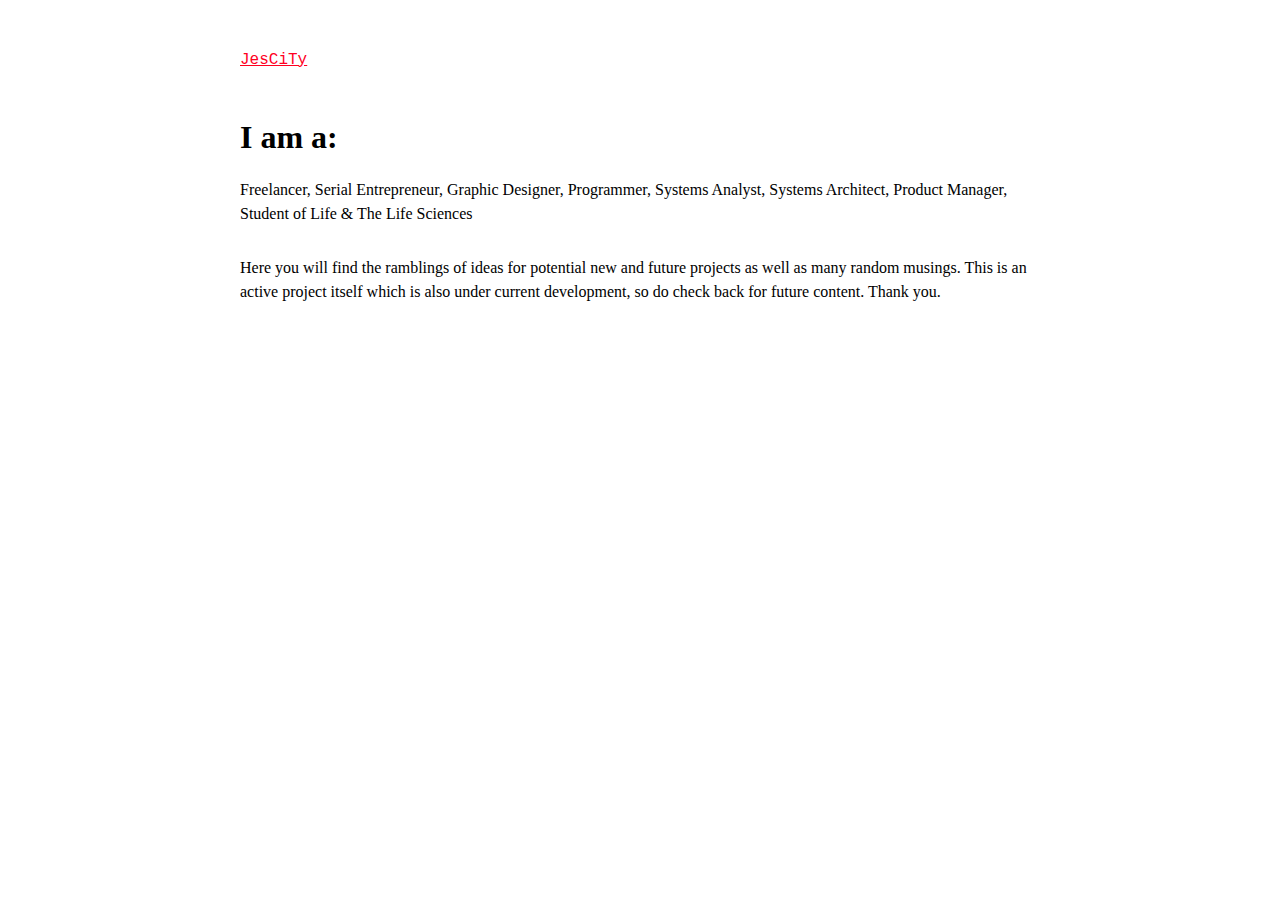
<file: about.html>
<!DOCTYPE html>
<html>
  <head>
    <meta charset="UTF-8" />
<meta name="viewport" content="width=device-width, initial-scale=1.0" />
<meta http-equiv="X-UA-Compatible" content="ie=edge" />
<link rel="stylesheet" href="/_assets/main.css" />
    <title>About me - JesCiTy</title>
  </head>
  <body>
    <div class="main">
      <nav class="navigation">
        <a href="/">JesCiTy</a>
      </nav>
      <div class="about"><h1 id="i-am-a">I am a:</h1>
<p>Freelancer, Serial Entrepreneur, Graphic Designer, Programmer, Systems Analyst, Systems Architect, Product Manager, Student of Life & The Life Sciences <!-- &amp; the Occult, Jesus Lover, Spiritualist, Tarot Reader, Prophet, Chosen One, One of the 144k. Lover of Love, Introvert, Thinker, Philosopher, Philanthropist, Empath, Healer, Herbalist, Tinkerer, Wanderer, Mentalist, Mathematician, Writer, Teacher, Guide, Earth Angel, Miracle Worker, &amp; Theosophical Universal Unitarian Daoist! --></p>
<p>Here you will find the ramblings of ideas for potential new and future projects as well as many random musings. This is an active project itself which is also under current development, so do check back for future content. Thank you.</p>
</div>
    </div>
  </body>
</html>
</file>
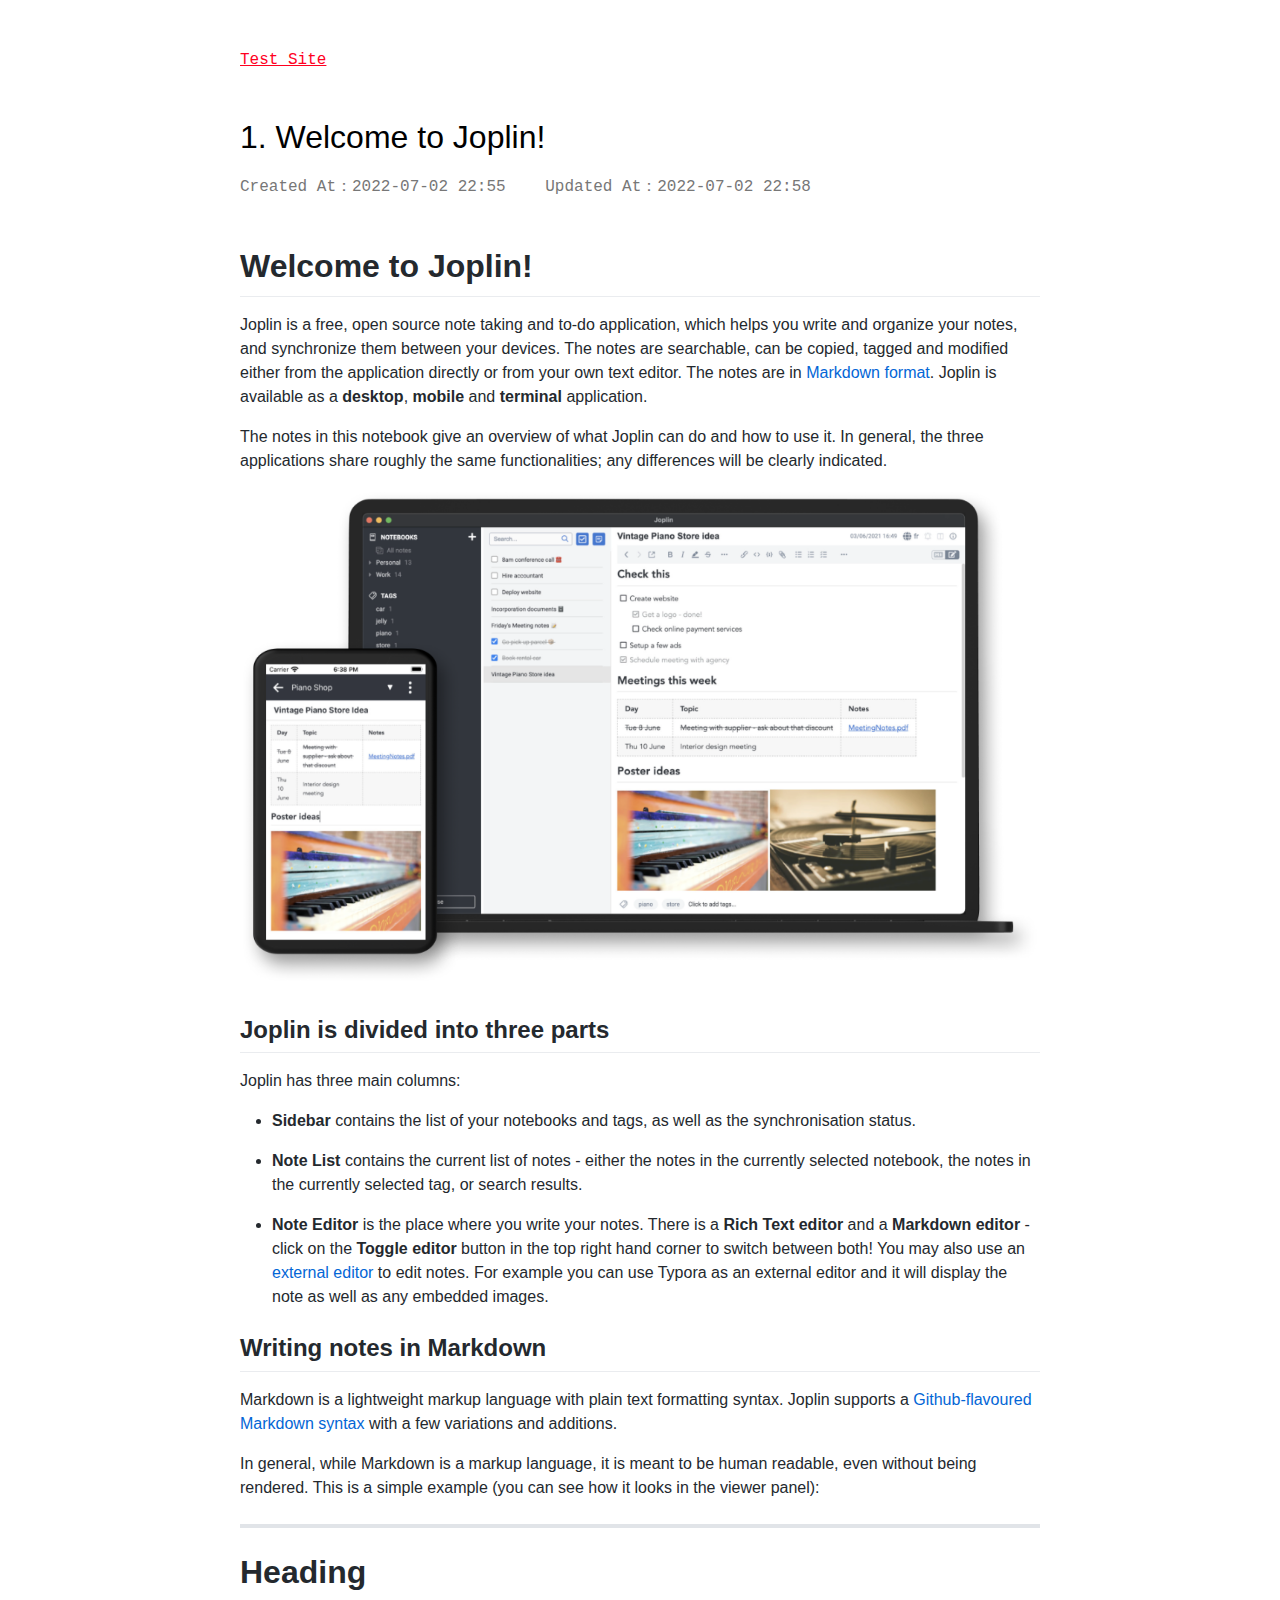
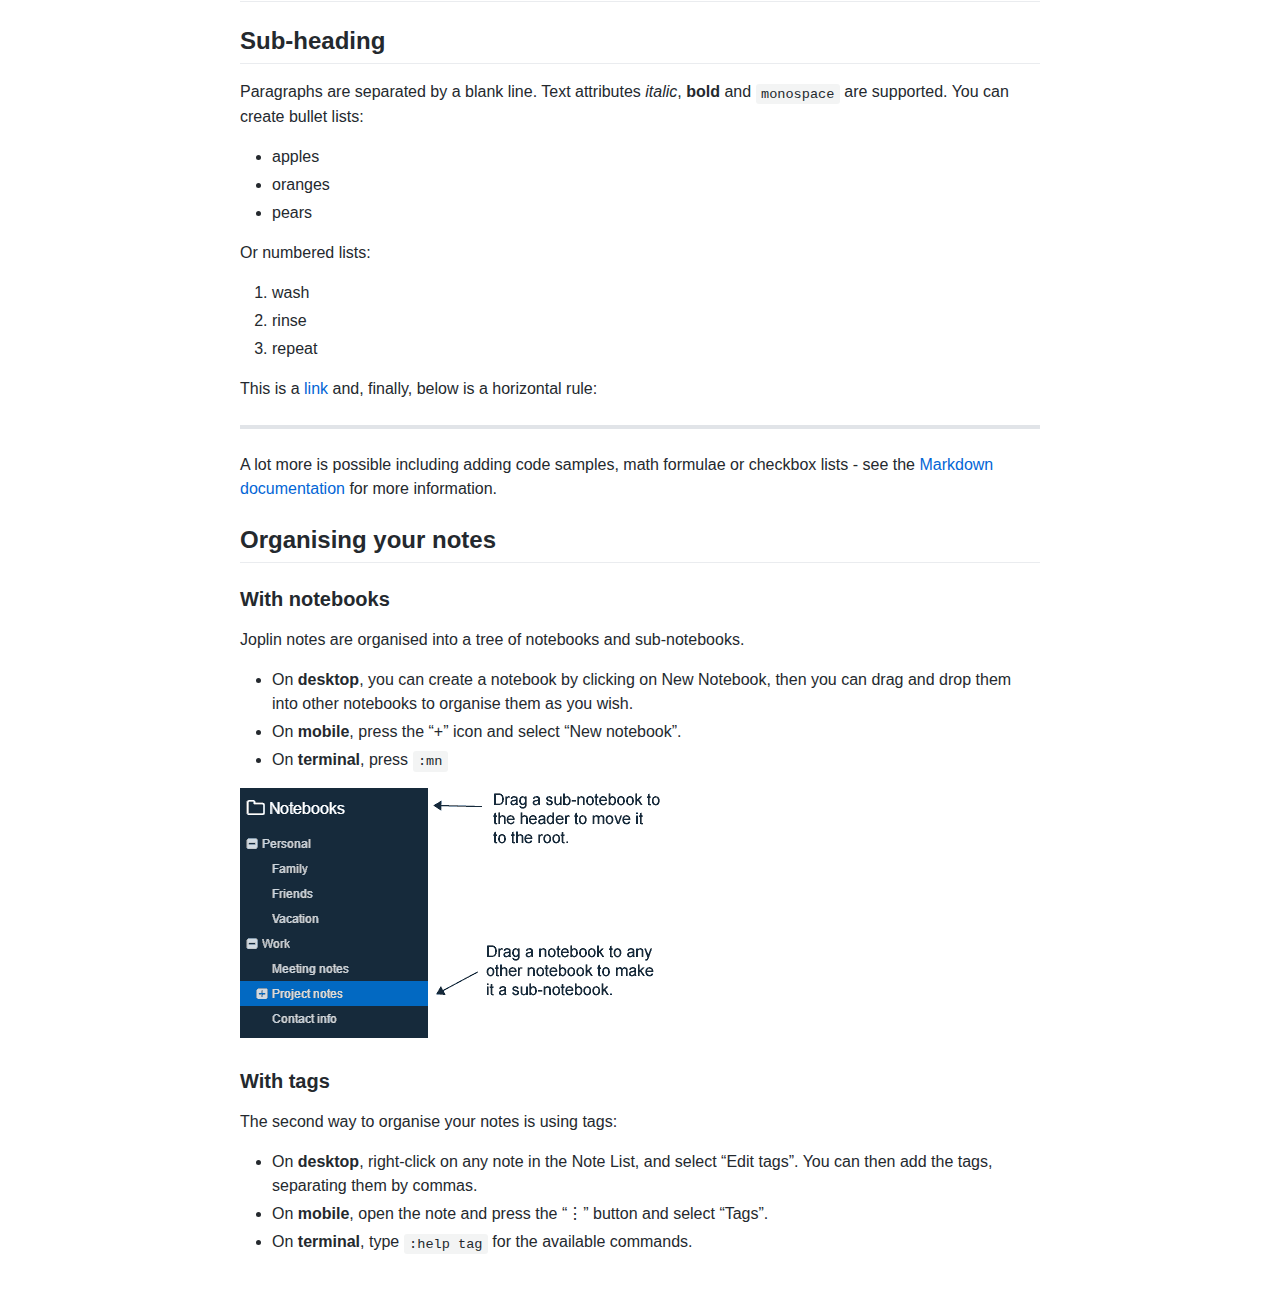
<file: article/1.-welcome-to-joplin!.html>
<!DOCTYPE html>
<html>
  <head>
    <meta charset="UTF-8" />
<meta name="viewport" content="width=device-width, initial-scale=1.0" />
<meta http-equiv="X-UA-Compatible" content="ie=edge" />
<link rel="stylesheet" href="/_assets/main.css" />

    <title>1. Welcome to Joplin! - Test Site</title>
  </head>
  <body>
    <div class="main">
      <nav class="navigation">
        <a href="/">Test Site</a>
      </nav>
      <article>
        <header>
          <h1 class="article-title">1. Welcome to Joplin!</h1>
          <div class="article-info">
            <div>
              <span
                >Created At：<time datetime="1656816950092"
                  >2022-07-02 22:55</time
                ></span
              >
              <span
                >Updated At：<time datetime="1656817086707"
                  >2022-07-02 22:58</time
                ></span
              >
            </div>
            
          </div>
        </header>
        <div class="article-content markdown-body"><h1 id="welcome-to-joplin">Welcome to Joplin!</h1>
<p>Joplin is a free, open source note taking and to-do application, which helps you write and organize your notes, and synchronize them between your devices. The notes are searchable, can be copied, tagged and modified either from the application directly or from your own text editor. The notes are in <a title="https://joplinapp.org/help/#markdown" href="https://joplinapp.org/help/#markdown">Markdown format</a>. Joplin is available as a <strong>desktop</strong>, <strong>mobile</strong> and <strong>terminal</strong> application.</p>
<p>The notes in this notebook give an overview of what Joplin can do and how to use it. In general, the three applications share roughly the same functionalities; any differences will be clearly indicated.</p>
<p><img src="/_resources/0f19d870be224a7d9ef2e63afeadb995.png" /></p>
<h2 id="joplin-is-divided-into-three-parts">Joplin is divided into three parts</h2>
<p>Joplin has three main columns:</p>
<ul>
<li>
<p><strong>Sidebar</strong> contains the list of your notebooks and tags, as well as the synchronisation status.</p>
</li>
<li>
<p><strong>Note List</strong> contains the current list of notes - either the notes in the currently selected notebook, the notes in the currently selected tag, or search results.</p>
</li>
<li>
<p><strong>Note Editor</strong> is the place where you write your notes. There is a <strong>Rich Text editor</strong> and a <strong>Markdown editor</strong> - click on the <strong>Toggle editor</strong> button in the top right hand corner to switch between both! You may also use an <a title="https://joplinapp.org/help/#external-text-editor" href="https://joplinapp.org/help/#external-text-editor">external editor</a> to edit notes. For example you can use Typora as an external editor and it will display the note as well as any embedded images.</p>
</li>
</ul>
<h2 id="writing-notes-in-markdown">Writing notes in Markdown</h2>
<p>Markdown is a lightweight markup language with plain text formatting syntax. Joplin supports a <a title="https://joplinapp.org/markdown/" href="https://joplinapp.org/markdown/">Github-flavoured Markdown syntax</a> with a few variations and additions.</p>
<p>In general, while Markdown is a markup language, it is meant to be human readable, even without being rendered. This is a simple example (you can see how it looks in the viewer panel):</p>
<hr />
<h1 id="heading">Heading</h1>
<h2 id="sub-heading">Sub-heading</h2>
<p>Paragraphs are separated by a blank line. Text attributes <em>italic</em>, <strong>bold</strong> and <code>monospace</code> are supported. You can create bullet lists:</p>
<ul>
<li>apples</li>
<li>oranges</li>
<li>pears</li>
</ul>
<p>Or numbered lists:</p>
<ol>
<li>wash</li>
<li>rinse</li>
<li>repeat</li>
</ol>
<p>This is a <a title="https://joplinapp.org" href="https://joplinapp.org">link</a> and, finally, below is a horizontal rule:</p>
<hr />
<p>A lot more is possible including adding code samples, math formulae or checkbox lists - see the <a title="https://joplinapp.org/help/#markdown" href="https://joplinapp.org/help/#markdown">Markdown documentation</a> for more information.</p>
<h2 id="organising-your-notes">Organising your notes</h2>
<h3 id="with-notebooks">With notebooks</h3>
<p>Joplin notes are organised into a tree of notebooks and sub-notebooks.</p>
<ul>
<li>On <strong>desktop</strong>, you can create a notebook by clicking on New Notebook, then you can drag and drop them into other notebooks to organise them as you wish.</li>
<li>On <strong>mobile</strong>, press the “+” icon and select “New notebook”.</li>
<li>On <strong>terminal</strong>, press <code>:mn</code></li>
</ul>
<p><img src="/_resources/e2a5400a72d74bffb6617ba63be4fd40.png" /></p>
<h3 id="with-tags">With tags</h3>
<p>The second way to organise your notes is using tags:</p>
<ul>
<li>On <strong>desktop</strong>, right-click on any note in the Note List, and select “Edit tags”. You can then add the tags, separating them by commas.</li>
<li>On <strong>mobile</strong>, open the note and press the “⋮” button and select “Tags”.</li>
<li>On <strong>terminal</strong>, type <code>:help tag</code> for the available commands.</li>
</ul>
</div>
      </article>
    </div>
  </body>
</html>
</file>
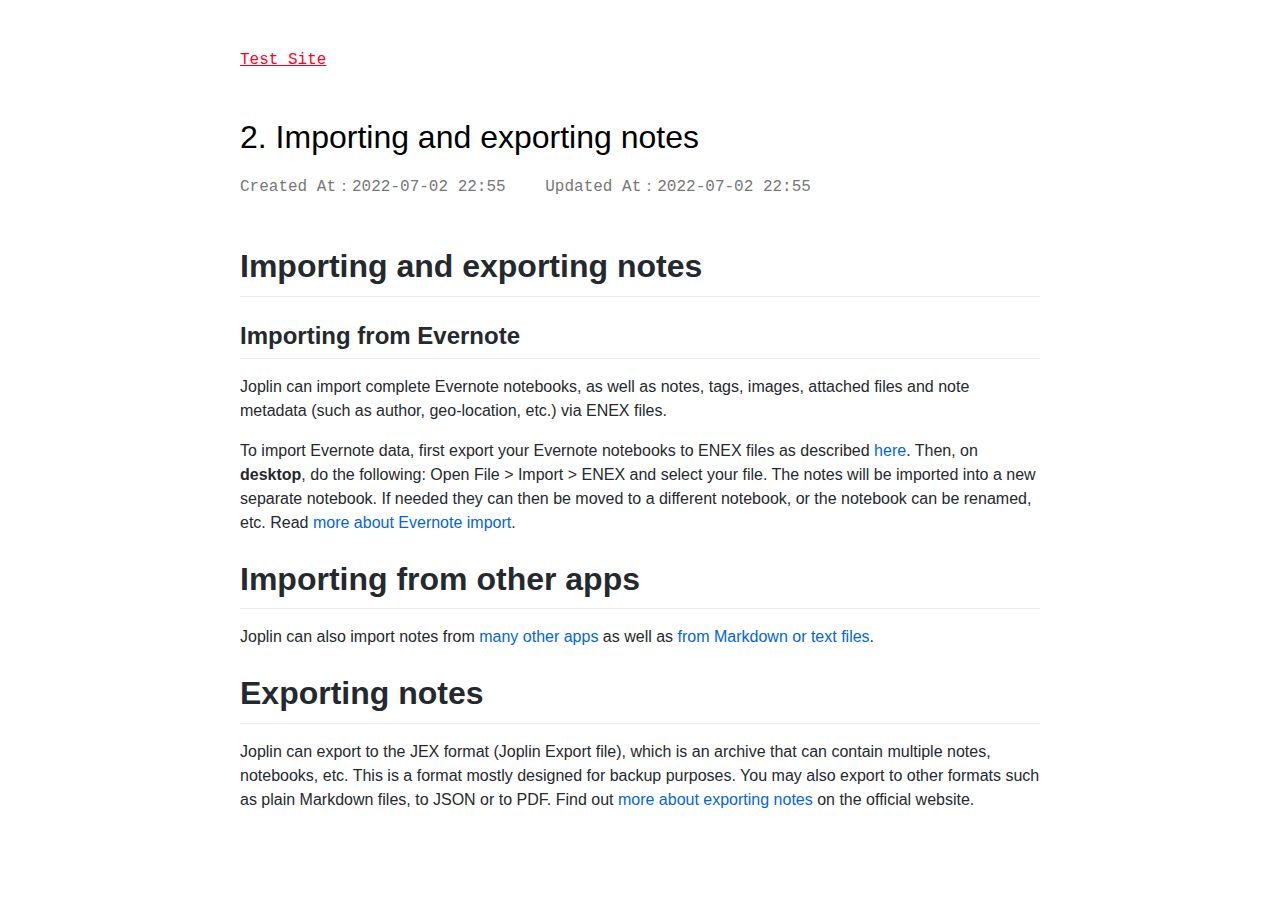
<file: article/2.-importing-and-exporting-notes.html>
<!DOCTYPE html>
<html>
  <head>
    <meta charset="UTF-8" />
<meta name="viewport" content="width=device-width, initial-scale=1.0" />
<meta http-equiv="X-UA-Compatible" content="ie=edge" />
<link rel="stylesheet" href="/_assets/main.css" />

    <title>2. Importing and exporting notes - Test Site</title>
  </head>
  <body>
    <div class="main">
      <nav class="navigation">
        <a href="/">Test Site</a>
      </nav>
      <article>
        <header>
          <h1 class="article-title">2. Importing and exporting notes</h1>
          <div class="article-info">
            <div>
              <span
                >Created At：<time datetime="1656816949701"
                  >2022-07-02 22:55</time
                ></span
              >
              <span
                >Updated At：<time datetime="1656816949701"
                  >2022-07-02 22:55</time
                ></span
              >
            </div>
            
          </div>
        </header>
        <div class="article-content markdown-body"><h1 id="importing-and-exporting-notes">Importing and exporting notes</h1>
<h2 id="importing-from-evernote">Importing from Evernote</h2>
<p>Joplin can import complete Evernote notebooks, as well as notes, tags, images, attached files and note metadata (such as author, geo-location, etc.) via ENEX files.</p>
<p>To import Evernote data, first export your Evernote notebooks to ENEX files as described <a title="https://help.evernote.com/hc/en-us/articles/209005557-How-to-back-up-export-and-restore-import-notes-and-notebooks" href="https://help.evernote.com/hc/en-us/articles/209005557-How-to-back-up-export-and-restore-import-notes-and-notebooks">here</a>. Then, on <strong>desktop</strong>, do the following: Open File &gt; Import &gt; ENEX and select your file. The notes will be imported into a new separate notebook. If needed they can then be moved to a different notebook, or the notebook can be renamed, etc. Read <a title="https://joplinapp.org/help/#importing-from-evernote" href="https://joplinapp.org/help/#importing-from-evernote">more about Evernote import</a>.</p>
<h1 id="importing-from-other-apps">Importing from other apps</h1>
<p>Joplin can also import notes from <a title="https://github.com/laurent22/joplin#importing-from-other-applications" href="https://github.com/laurent22/joplin#importing-from-other-applications">many other apps</a> as well as <a title="https://github.com/laurent22/joplin#importing-from-markdown-files" href="https://github.com/laurent22/joplin#importing-from-markdown-files">from Markdown or text files</a>.</p>
<h1 id="exporting-notes">Exporting notes</h1>
<p>Joplin can export to the JEX format (Joplin Export file), which is an archive that can contain multiple notes, notebooks, etc. This is a format mostly designed for backup purposes. You may also export to other formats such as plain Markdown files, to JSON or to PDF. Find out <a title="https://github.com/laurent22/joplin#exporting" href="https://github.com/laurent22/joplin#exporting">more about exporting notes</a> on the official website.</p>
</div>
      </article>
    </div>
  </body>
</html>
</file>
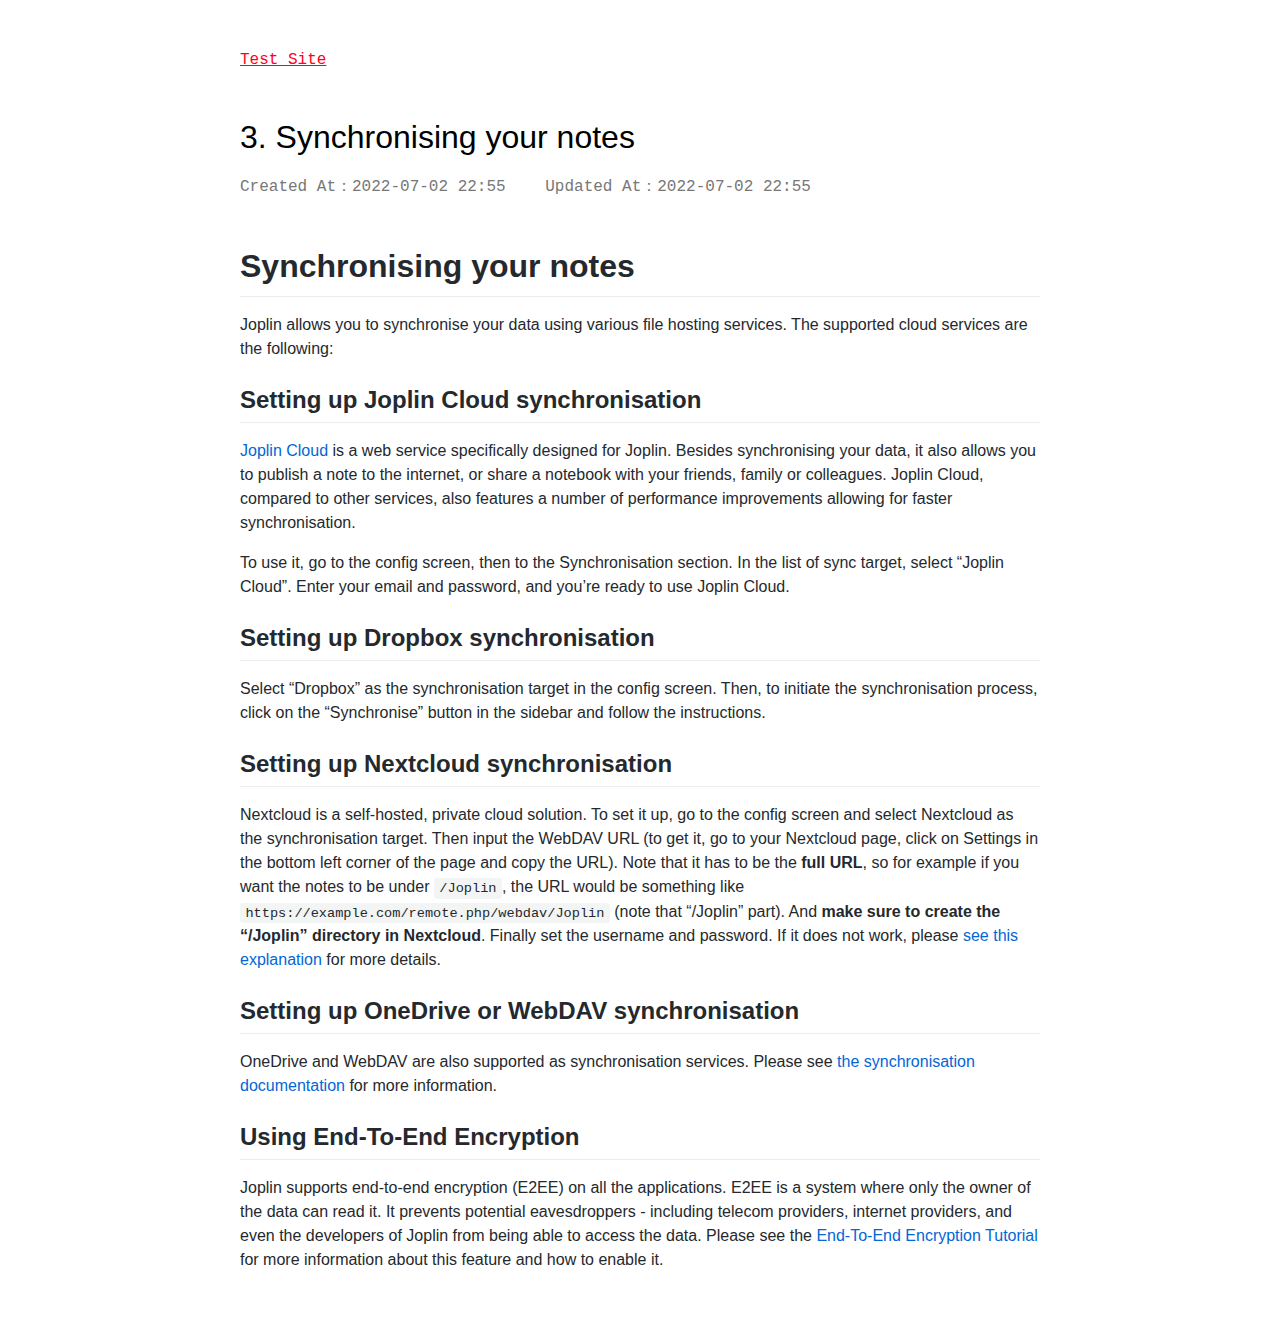
<file: article/3.-synchronising-your-notes.html>
<!DOCTYPE html>
<html>
  <head>
    <meta charset="UTF-8" />
<meta name="viewport" content="width=device-width, initial-scale=1.0" />
<meta http-equiv="X-UA-Compatible" content="ie=edge" />
<link rel="stylesheet" href="/_assets/main.css" />

    <title>3. Synchronising your notes - Test Site</title>
  </head>
  <body>
    <div class="main">
      <nav class="navigation">
        <a href="/">Test Site</a>
      </nav>
      <article>
        <header>
          <h1 class="article-title">3. Synchronising your notes</h1>
          <div class="article-info">
            <div>
              <span
                >Created At：<time datetime="1656816949631"
                  >2022-07-02 22:55</time
                ></span
              >
              <span
                >Updated At：<time datetime="1656816949631"
                  >2022-07-02 22:55</time
                ></span
              >
            </div>
            
          </div>
        </header>
        <div class="article-content markdown-body"><h1 id="synchronising-your-notes">Synchronising your notes</h1>
<p>Joplin allows you to synchronise your data using various file hosting services. The supported cloud services are the following:</p>
<h2 id="setting-up-joplin-cloud-synchronisation">Setting up Joplin Cloud synchronisation</h2>
<p><a title="https://joplinapp.org/plans/" href="https://joplinapp.org/plans/">Joplin Cloud</a> is a web service specifically designed for Joplin. Besides synchronising your data, it also allows you to publish a note to the internet, or share a notebook with your friends, family or colleagues. Joplin Cloud, compared to other services, also features a number of performance improvements allowing for faster synchronisation.</p>
<p>To use it, go to the config screen, then to the Synchronisation section. In the list of sync target, select “Joplin Cloud”. Enter your email and password, and you’re ready to use Joplin Cloud.</p>
<h2 id="setting-up-dropbox-synchronisation">Setting up Dropbox synchronisation</h2>
<p>Select “Dropbox” as the synchronisation target in the config screen. Then, to initiate the synchronisation process, click on the “Synchronise” button in the sidebar and follow the instructions.</p>
<h2 id="setting-up-nextcloud-synchronisation">Setting up Nextcloud synchronisation</h2>
<p>Nextcloud is a self-hosted, private cloud solution. To set it up, go to the config screen and select Nextcloud as the synchronisation target. Then input the WebDAV URL (to get it, go to your Nextcloud page, click on Settings in the bottom left corner of the page and copy the URL). Note that it has to be the <strong>full URL</strong>, so for example if you want the notes to be under <code>/Joplin</code>, the URL would be something like <code>https://example.com/remote.php/webdav/Joplin</code> (note that “/Joplin” part). And <strong>make sure to create the “/Joplin” directory in Nextcloud</strong>. Finally set the username and password. If it does not work, please <a title="https://github.com/laurent22/joplin/issues/61#issuecomment-373282608" href="https://github.com/laurent22/joplin/issues/61#issuecomment-373282608">see this explanation</a> for more details.</p>
<h2 id="setting-up-onedrive-or-webdav-synchronisation">Setting up OneDrive or WebDAV synchronisation</h2>
<p>OneDrive and WebDAV are also supported as synchronisation services. Please see <a title="https://github.com/laurent22/joplin#synchronisation" href="https://github.com/laurent22/joplin#synchronisation">the synchronisation documentation</a> for more information.</p>
<h2 id="using-end-to-end-encryption">Using End-To-End Encryption</h2>
<p>Joplin supports end-to-end encryption (E2EE) on all the applications. E2EE is a system where only the owner of the data can read it. It prevents potential eavesdroppers - including telecom providers, internet providers, and even the developers of Joplin from being able to access the data. Please see the <a title="https://joplinapp.org/e2ee/" href="https://joplinapp.org/e2ee/">End-To-End Encryption Tutorial</a> for more information about this feature and how to enable it.</p>
</div>
      </article>
    </div>
  </body>
</html>
</file>
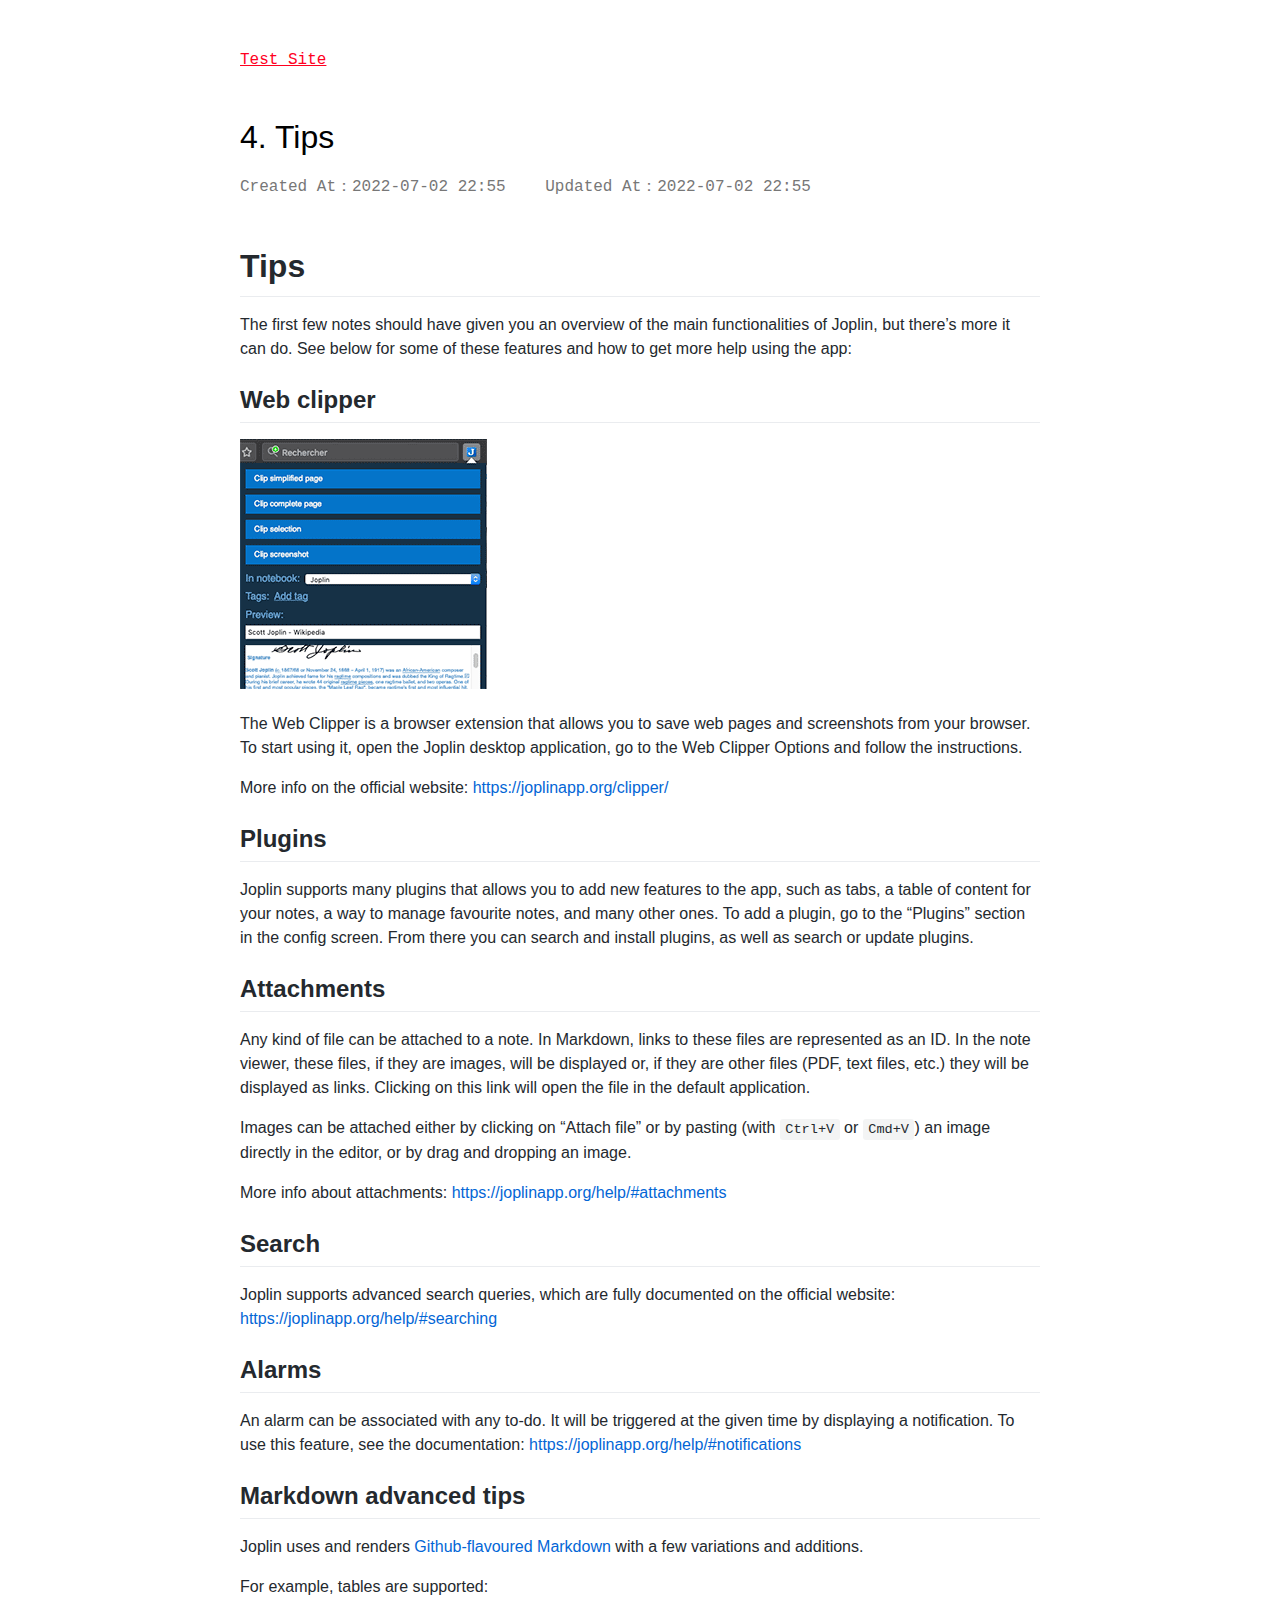
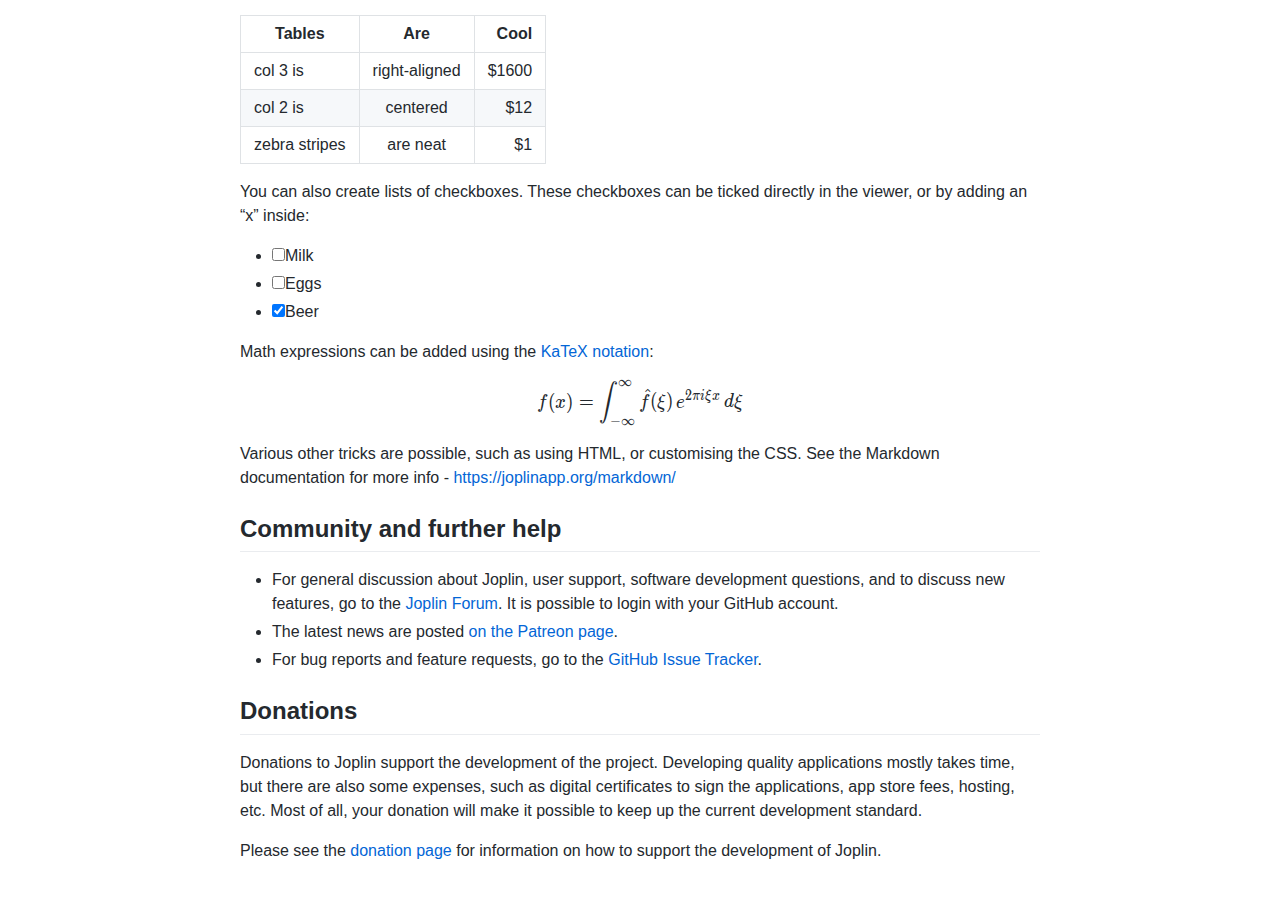
<file: article/4.-tips.html>
<!DOCTYPE html>
<html>
  <head>
    <meta charset="UTF-8" />
<meta name="viewport" content="width=device-width, initial-scale=1.0" />
<meta http-equiv="X-UA-Compatible" content="ie=edge" />
<link rel="stylesheet" href="/_assets/main.css" />

    <title>4. Tips - Test Site</title>
  <link rel="stylesheet" href="/_markdown_plugin_assets/katex/katex.css" /></head>
  <body>
    <div class="main">
      <nav class="navigation">
        <a href="/">Test Site</a>
      </nav>
      <article>
        <header>
          <h1 class="article-title">4. Tips</h1>
          <div class="article-info">
            <div>
              <span
                >Created At：<time datetime="1656816949585"
                  >2022-07-02 22:55</time
                ></span
              >
              <span
                >Updated At：<time datetime="1656816949585"
                  >2022-07-02 22:55</time
                ></span
              >
            </div>
            
          </div>
        </header>
        <div class="article-content markdown-body"><h1 id="tips">Tips</h1>
<p>The first few notes should have given you an overview of the main functionalities of Joplin, but there’s more it can do. See below for some of these features and how to get more help using the app:</p>
<h2 id="web-clipper">Web clipper</h2>
<p><img src="/_resources/29400acc1e994a26bf579d09603438a7.png" /></p>
<p>The Web Clipper is a browser extension that allows you to save web pages and screenshots from your browser. To start using it, open the Joplin desktop application, go to the Web Clipper Options and follow the instructions.</p>
<p>More info on the official website: <a title="https://joplinapp.org/clipper/" href="https://joplinapp.org/clipper/">https://joplinapp.org/clipper/</a></p>
<h2 id="plugins">Plugins</h2>
<p>Joplin supports many plugins that allows you to add new features to the app, such as tabs, a table of content for your notes, a way to manage favourite notes, and many other ones. To add a plugin, go to the “Plugins” section in the config screen. From there you can search and install plugins, as well as search or update plugins.</p>
<h2 id="attachments">Attachments</h2>
<p>Any kind of file can be attached to a note. In Markdown, links to these files are represented as an ID. In the note viewer, these files, if they are images, will be displayed or, if they are other files (PDF, text files, etc.) they will be displayed as links. Clicking on this link will open the file in the default application.</p>
<p>Images can be attached either by clicking on “Attach file” or by pasting (with <code>Ctrl+V</code> or <code>Cmd+V</code>) an image directly in the editor, or by drag and dropping an image.</p>
<p>More info about attachments: <a title="https://joplinapp.org/help/#attachments" href="https://joplinapp.org/help/#attachments">https://joplinapp.org/help/#attachments</a></p>
<h2 id="search">Search</h2>
<p>Joplin supports advanced search queries, which are fully documented on the official website: <a title="https://joplinapp.org/help/#searching" href="https://joplinapp.org/help/#searching">https://joplinapp.org/help/#searching</a></p>
<h2 id="alarms">Alarms</h2>
<p>An alarm can be associated with any to-do. It will be triggered at the given time by displaying a notification. To use this feature, see the documentation: <a title="https://joplinapp.org/help/#notifications" href="https://joplinapp.org/help/#notifications">https://joplinapp.org/help/#notifications</a></p>
<h2 id="markdown-advanced-tips">Markdown advanced tips</h2>
<p>Joplin uses and renders <a title="https://joplinapp.org/markdown/" href="https://joplinapp.org/markdown/">Github-flavoured Markdown</a> with a few variations and additions.</p>
<p>For example, tables are supported:</p>
<table>
<thead>
<tr>
<th>Tables</th>
<th style="text-align:center">Are</th>
<th style="text-align:right">Cool</th>
</tr>
</thead>
<tbody>
<tr>
<td>col 3 is</td>
<td style="text-align:center">right-aligned</td>
<td style="text-align:right">$1600</td>
</tr>
<tr>
<td>col 2 is</td>
<td style="text-align:center">centered</td>
<td style="text-align:right">$12</td>
</tr>
<tr>
<td>zebra stripes</td>
<td style="text-align:center">are neat</td>
<td style="text-align:right">$1</td>
</tr>
</tbody>
</table>
<p>You can also create lists of checkboxes. These checkboxes can be ticked directly in the viewer, or by adding an “x” inside:</p>
<ul>
<li class="md-checkbox joplin-checkbox"><div class="checkbox-wrapper"><input type="checkbox" id="md-checkbox-0" /><label id="cb-label-md-checkbox-0" for="md-checkbox-0" class="checkbox-label-unchecked">Milk</label></div></li>
<li class="md-checkbox joplin-checkbox"><div class="checkbox-wrapper"><input type="checkbox" id="md-checkbox-1" /><label id="cb-label-md-checkbox-1" for="md-checkbox-1" class="checkbox-label-unchecked">Eggs</label></div></li>
<li class="md-checkbox joplin-checkbox"><div class="checkbox-wrapper"><input type="checkbox" id="md-checkbox-2" checked="checked" /><label id="cb-label-md-checkbox-2" for="md-checkbox-2" class="checkbox-label-checked">Beer</label></div></li>
</ul>
<p>Math expressions can be added using the <a title="https://khan.github.io/KaTeX/" href="https://khan.github.io/KaTeX/">KaTeX notation</a>:</p>
<div><span class="katex-display"><span class="katex"><span class="katex-mathml"><math xmlns="http://www.w3.org/1998/Math/MathML" display="block"><semantics><mrow><mi>f</mi><mo stretchy="false">(</mo><mi>x</mi><mo stretchy="false">)</mo><mo>=</mo><msubsup><mo>∫</mo><mrow><mo>−</mo><mi mathvariant="normal">∞</mi></mrow><mi mathvariant="normal">∞</mi></msubsup><mover accent="true"><mi>f</mi><mo>^</mo></mover><mo stretchy="false">(</mo><mi>ξ</mi><mo stretchy="false">)</mo><mtext> </mtext><msup><mi>e</mi><mrow><mn>2</mn><mi>π</mi><mi>i</mi><mi>ξ</mi><mi>x</mi></mrow></msup><mtext> </mtext><mi>d</mi><mi>ξ</mi></mrow><annotation encoding="application/x-tex">f(x) = \int_{-\infty}^\infty
    \hat f(\xi)\,e^{2 \pi i \xi x}
    \,d\xi
</annotation></semantics></math></span><span class="katex-html" aria-hidden="true"><span class="base"><span class="strut" style="height:1em;vertical-align:-0.25em"></span><span class="mord mathnormal" style="margin-right:0.10764em">f</span><span class="mopen">(</span><span class="mord mathnormal">x</span><span class="mclose">)</span><span class="mspace" style="margin-right:0.2777777777777778em"></span><span class="mrel">=</span><span class="mspace" style="margin-right:0.2777777777777778em"></span></span><span class="base"><span class="strut" style="height:2.384573em;vertical-align:-0.970281em"></span><span class="mop"><span class="mop op-symbol large-op" style="margin-right:0.44445em;position:relative;top:-0.0011249999999999316em">∫</span><span class="msupsub"><span class="vlist-t vlist-t2"><span class="vlist-r"><span class="vlist" style="height:1.414292em"><span style="top:-1.7880500000000001em;margin-left:-0.44445em;margin-right:0.05em"><span class="pstrut" style="height:2.7em"></span><span class="sizing reset-size6 size3 mtight"><span class="mord mtight"><span class="mord mtight">−</span><span class="mord mtight">∞</span></span></span></span><span style="top:-3.8129000000000004em;margin-right:0.05em"><span class="pstrut" style="height:2.7em"></span><span class="sizing reset-size6 size3 mtight"><span class="mord mtight">∞</span></span></span></span><span class="vlist-s">​</span></span><span class="vlist-r"><span class="vlist" style="height:0.970281em"><span></span></span></span></span></span></span><span class="mspace" style="margin-right:0.16666666666666666em"></span><span class="mord accent"><span class="vlist-t vlist-t2"><span class="vlist-r"><span class="vlist" style="height:0.9578799999999998em"><span style="top:-3em"><span class="pstrut" style="height:3em"></span><span class="mord mathnormal" style="margin-right:0.10764em">f</span></span><span style="top:-3.26344em"><span class="pstrut" style="height:3em"></span><span class="accent-body" style="left:-0.08332999999999999em"><span class="mord">^</span></span></span></span><span class="vlist-s">​</span></span><span class="vlist-r"><span class="vlist" style="height:0.19444em"><span></span></span></span></span></span><span class="mopen">(</span><span class="mord mathnormal" style="margin-right:0.04601em">ξ</span><span class="mclose">)</span><span class="mspace" style="margin-right:0.16666666666666666em"></span><span class="mord"><span class="mord mathnormal">e</span><span class="msupsub"><span class="vlist-t"><span class="vlist-r"><span class="vlist" style="height:0.8991079999999999em"><span style="top:-3.1130000000000004em;margin-right:0.05em"><span class="pstrut" style="height:2.7em"></span><span class="sizing reset-size6 size3 mtight"><span class="mord mtight"><span class="mord mtight">2</span><span class="mord mathnormal mtight">πi</span><span class="mord mathnormal mtight" style="margin-right:0.04601em">ξ</span><span class="mord mathnormal mtight">x</span></span></span></span></span></span></span></span></span><span class="mspace" style="margin-right:0.16666666666666666em"></span><span class="mord mathnormal">d</span><span class="mord mathnormal" style="margin-right:0.04601em">ξ</span></span></span></span></span></div>
<p>Various other tricks are possible, such as using HTML, or customising the CSS. See the Markdown documentation for more info - <a title="https://joplinapp.org/markdown/" href="https://joplinapp.org/markdown/">https://joplinapp.org/markdown/</a></p>
<h2 id="community-and-further-help">Community and further help</h2>
<ul>
<li>For general discussion about Joplin, user support, software development questions, and to discuss new features, go to the <a title="https://discourse.joplinapp.org/" href="https://discourse.joplinapp.org/">Joplin Forum</a>. It is possible to login with your GitHub account.</li>
<li>The latest news are posted <a title="https://www.patreon.com/joplin" href="https://www.patreon.com/joplin">on the Patreon page</a>.</li>
<li>For bug reports and feature requests, go to the <a title="https://github.com/laurent22/joplin/issues" href="https://github.com/laurent22/joplin/issues">GitHub Issue Tracker</a>.</li>
</ul>
<h2 id="donations">Donations</h2>
<p>Donations to Joplin support the development of the project. Developing quality applications mostly takes time, but there are also some expenses, such as digital certificates to sign the applications, app store fees, hosting, etc. Most of all, your donation will make it possible to keep up the current development standard.</p>
<p>Please see the <a title="https://joplinapp.org/donate/" href="https://joplinapp.org/donate/">donation page</a> for information on how to support the development of Joplin.</p>
</div>
      </article>
    </div>
  </body>
</html>
</file>
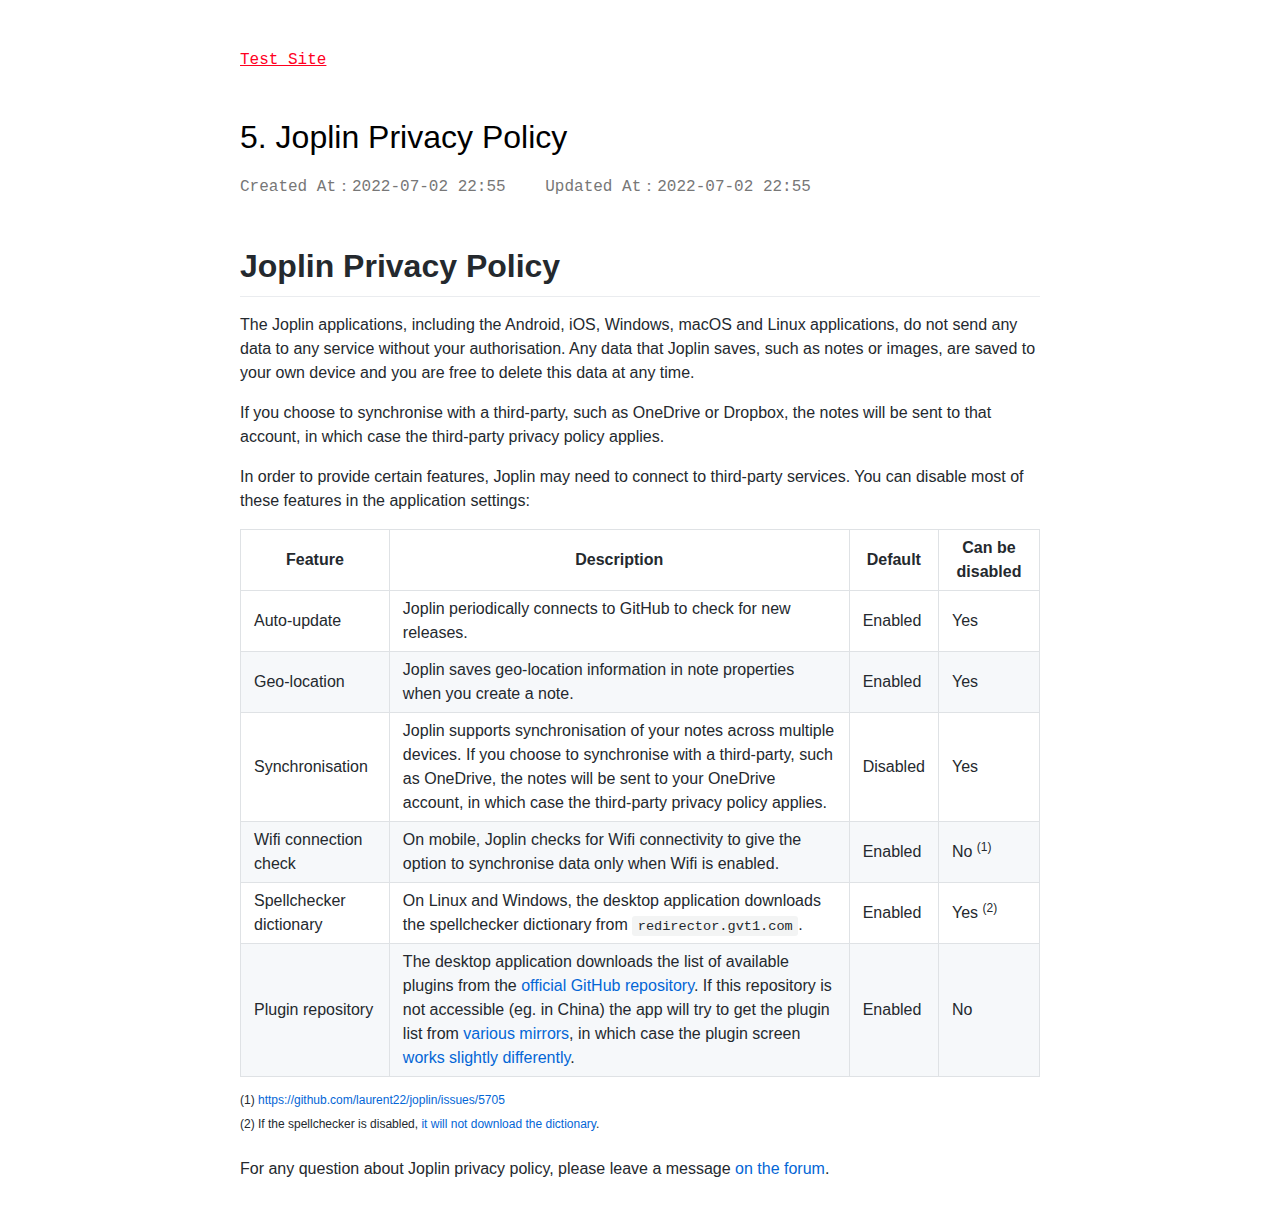
<file: article/5.-joplin-privacy-policy.html>
<!DOCTYPE html>
<html>
  <head>
    <meta charset="UTF-8" />
<meta name="viewport" content="width=device-width, initial-scale=1.0" />
<meta http-equiv="X-UA-Compatible" content="ie=edge" />
<link rel="stylesheet" href="/_assets/main.css" />

    <title>5. Joplin Privacy Policy - Test Site</title>
  </head>
  <body>
    <div class="main">
      <nav class="navigation">
        <a href="/">Test Site</a>
      </nav>
      <article>
        <header>
          <h1 class="article-title">5. Joplin Privacy Policy</h1>
          <div class="article-info">
            <div>
              <span
                >Created At：<time datetime="1656816948479"
                  >2022-07-02 22:55</time
                ></span
              >
              <span
                >Updated At：<time datetime="1656816948479"
                  >2022-07-02 22:55</time
                ></span
              >
            </div>
            
          </div>
        </header>
        <div class="article-content markdown-body"><h1 id="joplin-privacy-policy">Joplin Privacy Policy</h1>
<p>The Joplin applications, including the Android, iOS, Windows, macOS and Linux applications, do not send any data to any service without your authorisation. Any data that Joplin saves, such as notes or images, are saved to your own device and you are free to delete this data at any time.</p>
<p>If you choose to synchronise with a third-party, such as OneDrive or Dropbox, the notes will be sent to that account, in which case the third-party privacy policy applies.</p>
<p>In order to provide certain features, Joplin may need to connect to third-party services. You can disable most of these features in the application settings:</p>
<table>
<thead>
<tr>
<th>Feature</th>
<th>Description</th>
<th>Default</th>
<th>Can be disabled</th>
</tr>
</thead>
<tbody>
<tr>
<td>Auto-update</td>
<td>Joplin periodically connects to GitHub to check for new releases.</td>
<td>Enabled</td>
<td>Yes</td>
</tr>
<tr>
<td>Geo-location</td>
<td>Joplin saves geo-location information in note properties when you create a note.</td>
<td>Enabled</td>
<td>Yes</td>
</tr>
<tr>
<td>Synchronisation</td>
<td>Joplin supports synchronisation of your notes across multiple devices. If you choose to synchronise with a third-party, such as OneDrive, the notes will be sent to your OneDrive account, in which case the third-party privacy policy applies.</td>
<td>Disabled</td>
<td>Yes</td>
</tr>
<tr>
<td>Wifi connection check</td>
<td>On mobile, Joplin checks for Wifi connectivity to give the option to synchronise data only when Wifi is enabled.</td>
<td>Enabled</td>
<td>No <sup class="jop-noMdConv">(1)</sup></td>
</tr>
<tr>
<td>Spellchecker dictionary</td>
<td>On Linux and Windows, the desktop application downloads the spellchecker dictionary from <code>redirector.gvt1.com</code>.</td>
<td>Enabled</td>
<td>Yes <sup class="jop-noMdConv">(2)</sup></td>
</tr>
<tr>
<td>Plugin repository</td>
<td>The desktop application downloads the list of available plugins from the <a title="https://github.com/joplin/plugins" href="https://github.com/joplin/plugins">official GitHub repository</a>. If this repository is not accessible (eg. in China) the app will try to get the plugin list from <a title="https://github.com/laurent22/joplin/blob/8ac6017c02017b6efd59f5fcab7e0b07f8d44164/packages/lib/services/plugins/RepositoryApi.ts#L22" href="https://github.com/laurent22/joplin/blob/8ac6017c02017b6efd59f5fcab7e0b07f8d44164/packages/lib/services/plugins/RepositoryApi.ts#L22">various mirrors</a>, in which case the plugin screen <a title="https://github.com/laurent22/joplin/issues/5161#issuecomment-925226975" href="https://github.com/laurent22/joplin/issues/5161#issuecomment-925226975">works slightly differently</a>.</td>
<td>Enabled</td>
<td>No</td>
</tr>
</tbody>
</table>
<p><sup class="jop-noMdConv">(1) <a title="https://github.com/laurent22/joplin/issues/5705" href="https://github.com/laurent22/joplin/issues/5705">https://github.com/laurent22/joplin/issues/5705</a></sup><br class="jop-noMdConv" />
<sup class="jop-noMdConv">(2) If the spellchecker is disabled, <a title="https://discourse.joplinapp.org/t/new-version-of-joplin-contacting-google-servers-on-startup/23000/40?u=laurent" href="https://discourse.joplinapp.org/t/new-version-of-joplin-contacting-google-servers-on-startup/23000/40?u=laurent">it will not download the dictionary</a>.</sup></p>
<p>For any question about Joplin privacy policy, please leave a message <a title="https://discourse.joplinapp.org/" href="https://discourse.joplinapp.org/">on the forum</a>.</p>
</div>
      </article>
    </div>
  </body>
</html>
</file>
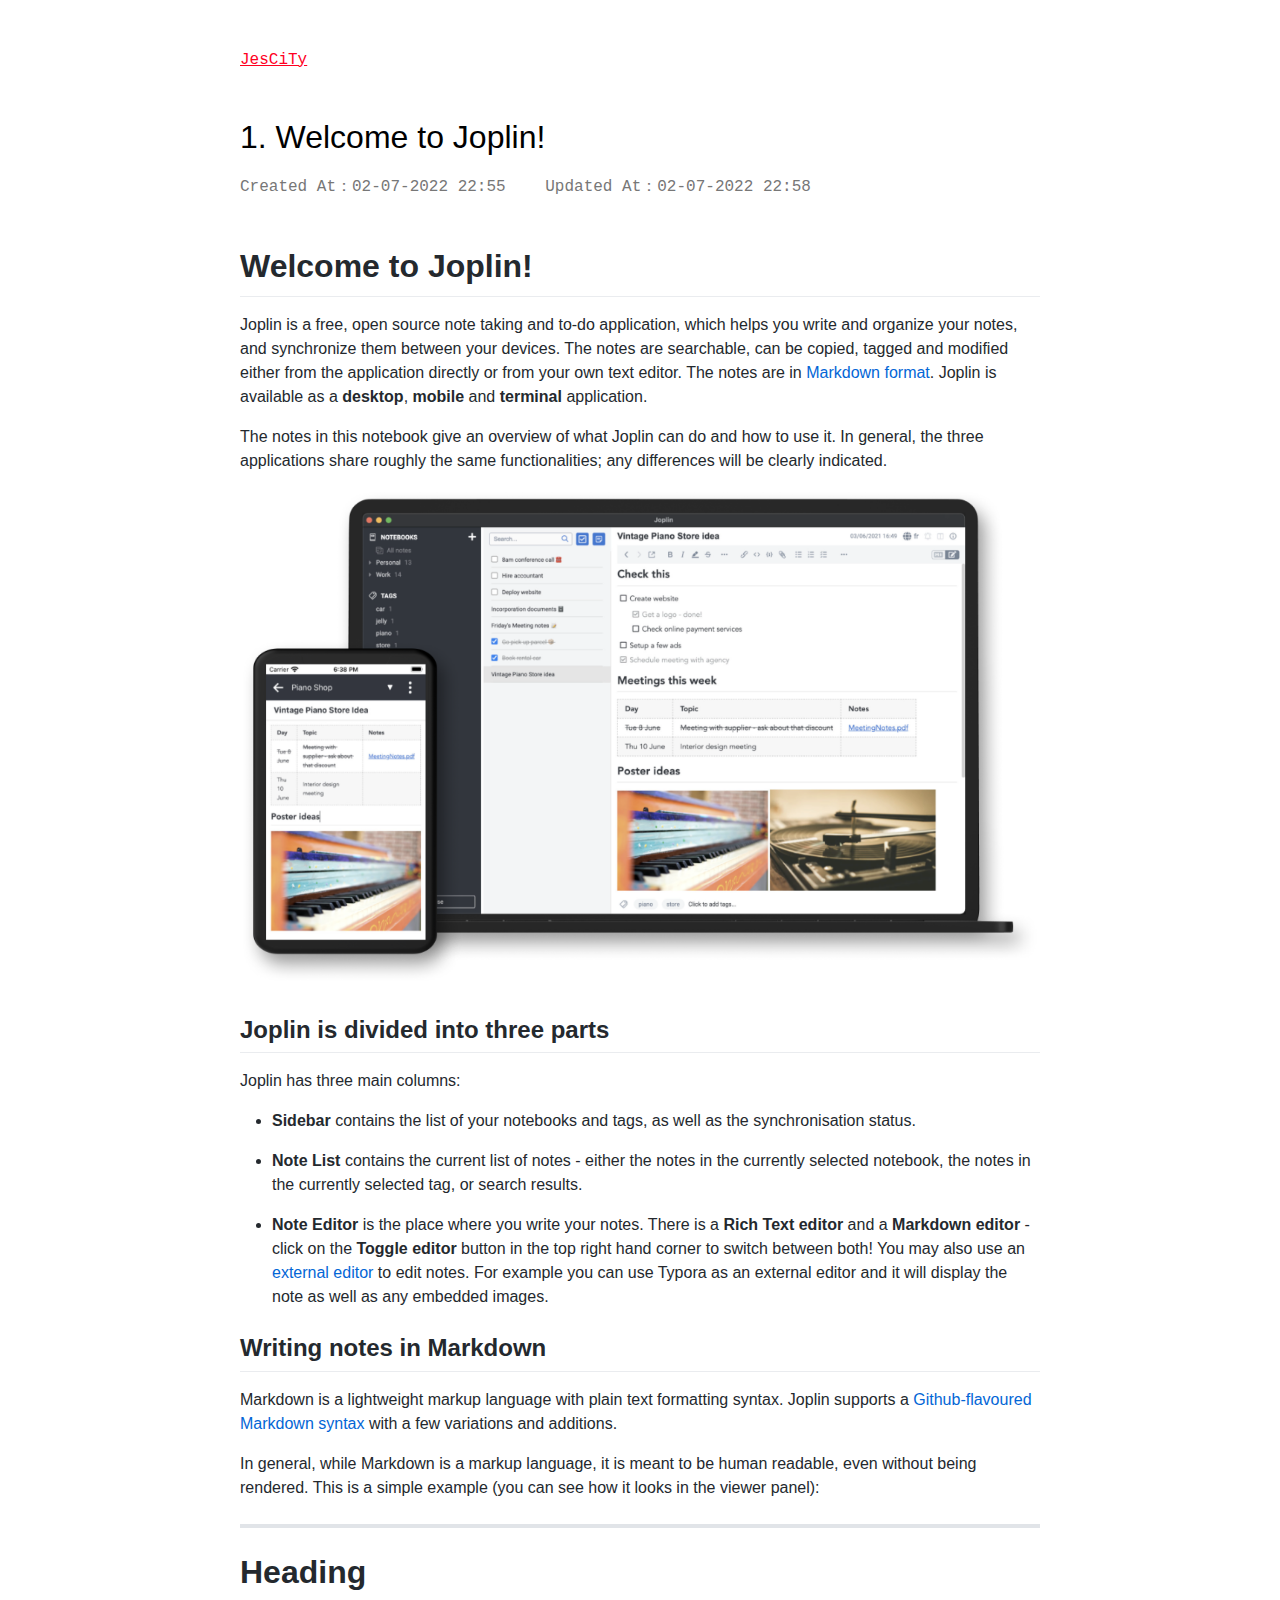
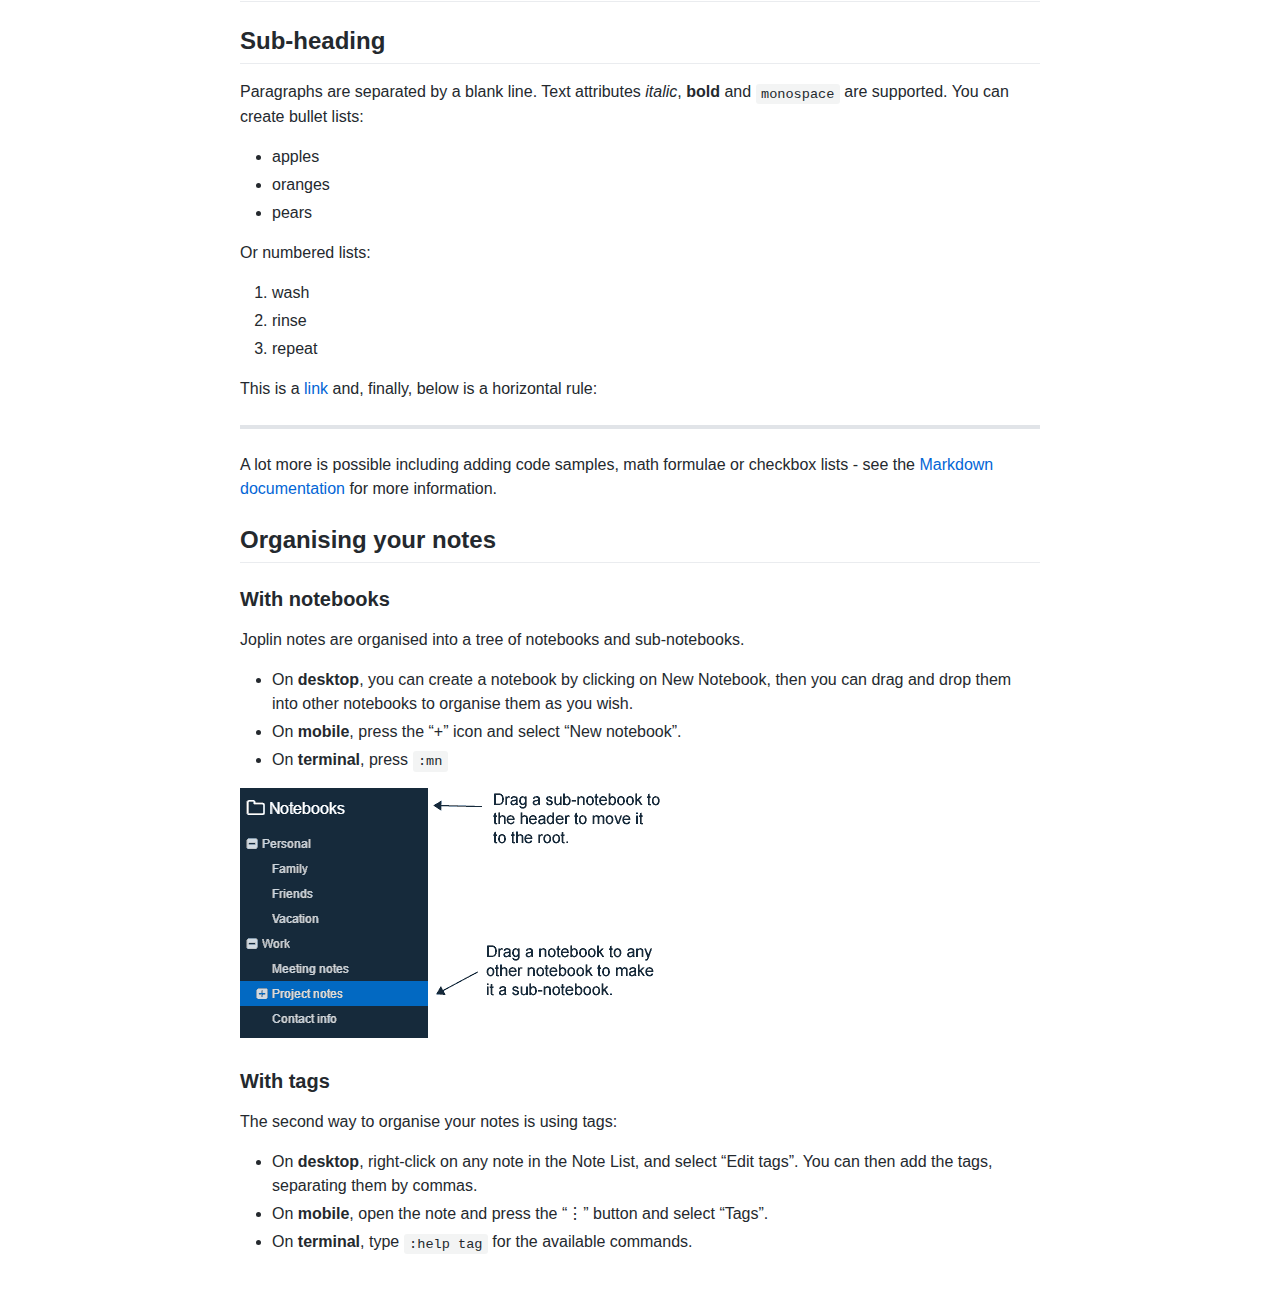
<file: post/1.-welcome-to-joplin!.html>
<!DOCTYPE html>
<html>
  <head>
    <meta charset="UTF-8" />
<meta name="viewport" content="width=device-width, initial-scale=1.0" />
<meta http-equiv="X-UA-Compatible" content="ie=edge" />
<link rel="stylesheet" href="/_assets/main.css" />
    <title>1. Welcome to Joplin! - JesCiTy</title>
  </head>
  <body>
    <div class="main">
      <nav class="navigation">
        <a href="/">JesCiTy</a>
      </nav>
      <article>
        <header>
          <h1 class="article-title">1. Welcome to Joplin!</h1>
          <div class="article-info">
            <div>
              <span
                >Created At：<time datetime="1656816950092"
                  >02-07-2022 22:55</time
                ></span
              >
              <span
                >Updated At：<time datetime="1656817086707"
                  >02-07-2022 22:58</time
                ></span
              >
            </div>
            
          </div>
        </header>
        <div class="article-content markdown-body"><h1 id="welcome-to-joplin">Welcome to Joplin!</h1>
<p>Joplin is a free, open source note taking and to-do application, which helps you write and organize your notes, and synchronize them between your devices. The notes are searchable, can be copied, tagged and modified either from the application directly or from your own text editor. The notes are in <a title="https://joplinapp.org/help/#markdown" href="https://joplinapp.org/help/#markdown">Markdown format</a>. Joplin is available as a <strong>desktop</strong>, <strong>mobile</strong> and <strong>terminal</strong> application.</p>
<p>The notes in this notebook give an overview of what Joplin can do and how to use it. In general, the three applications share roughly the same functionalities; any differences will be clearly indicated.</p>
<p><img src="/_resources/0f19d870be224a7d9ef2e63afeadb995.png" /></p>
<h2 id="joplin-is-divided-into-three-parts">Joplin is divided into three parts</h2>
<p>Joplin has three main columns:</p>
<ul>
<li>
<p><strong>Sidebar</strong> contains the list of your notebooks and tags, as well as the synchronisation status.</p>
</li>
<li>
<p><strong>Note List</strong> contains the current list of notes - either the notes in the currently selected notebook, the notes in the currently selected tag, or search results.</p>
</li>
<li>
<p><strong>Note Editor</strong> is the place where you write your notes. There is a <strong>Rich Text editor</strong> and a <strong>Markdown editor</strong> - click on the <strong>Toggle editor</strong> button in the top right hand corner to switch between both! You may also use an <a title="https://joplinapp.org/help/#external-text-editor" href="https://joplinapp.org/help/#external-text-editor">external editor</a> to edit notes. For example you can use Typora as an external editor and it will display the note as well as any embedded images.</p>
</li>
</ul>
<h2 id="writing-notes-in-markdown">Writing notes in Markdown</h2>
<p>Markdown is a lightweight markup language with plain text formatting syntax. Joplin supports a <a title="https://joplinapp.org/markdown/" href="https://joplinapp.org/markdown/">Github-flavoured Markdown syntax</a> with a few variations and additions.</p>
<p>In general, while Markdown is a markup language, it is meant to be human readable, even without being rendered. This is a simple example (you can see how it looks in the viewer panel):</p>
<hr />
<h1 id="heading">Heading</h1>
<h2 id="sub-heading">Sub-heading</h2>
<p>Paragraphs are separated by a blank line. Text attributes <em>italic</em>, <strong>bold</strong> and <code>monospace</code> are supported. You can create bullet lists:</p>
<ul>
<li>apples</li>
<li>oranges</li>
<li>pears</li>
</ul>
<p>Or numbered lists:</p>
<ol>
<li>wash</li>
<li>rinse</li>
<li>repeat</li>
</ol>
<p>This is a <a title="https://joplinapp.org" href="https://joplinapp.org">link</a> and, finally, below is a horizontal rule:</p>
<hr />
<p>A lot more is possible including adding code samples, math formulae or checkbox lists - see the <a title="https://joplinapp.org/help/#markdown" href="https://joplinapp.org/help/#markdown">Markdown documentation</a> for more information.</p>
<h2 id="organising-your-notes">Organising your notes</h2>
<h3 id="with-notebooks">With notebooks</h3>
<p>Joplin notes are organised into a tree of notebooks and sub-notebooks.</p>
<ul>
<li>On <strong>desktop</strong>, you can create a notebook by clicking on New Notebook, then you can drag and drop them into other notebooks to organise them as you wish.</li>
<li>On <strong>mobile</strong>, press the “+” icon and select “New notebook”.</li>
<li>On <strong>terminal</strong>, press <code>:mn</code></li>
</ul>
<p><img src="/_resources/e2a5400a72d74bffb6617ba63be4fd40.png" /></p>
<h3 id="with-tags">With tags</h3>
<p>The second way to organise your notes is using tags:</p>
<ul>
<li>On <strong>desktop</strong>, right-click on any note in the Note List, and select “Edit tags”. You can then add the tags, separating them by commas.</li>
<li>On <strong>mobile</strong>, open the note and press the “⋮” button and select “Tags”.</li>
<li>On <strong>terminal</strong>, type <code>:help tag</code> for the available commands.</li>
</ul>
</div>
      </article>
    </div>
  </body>
</html>
</file>
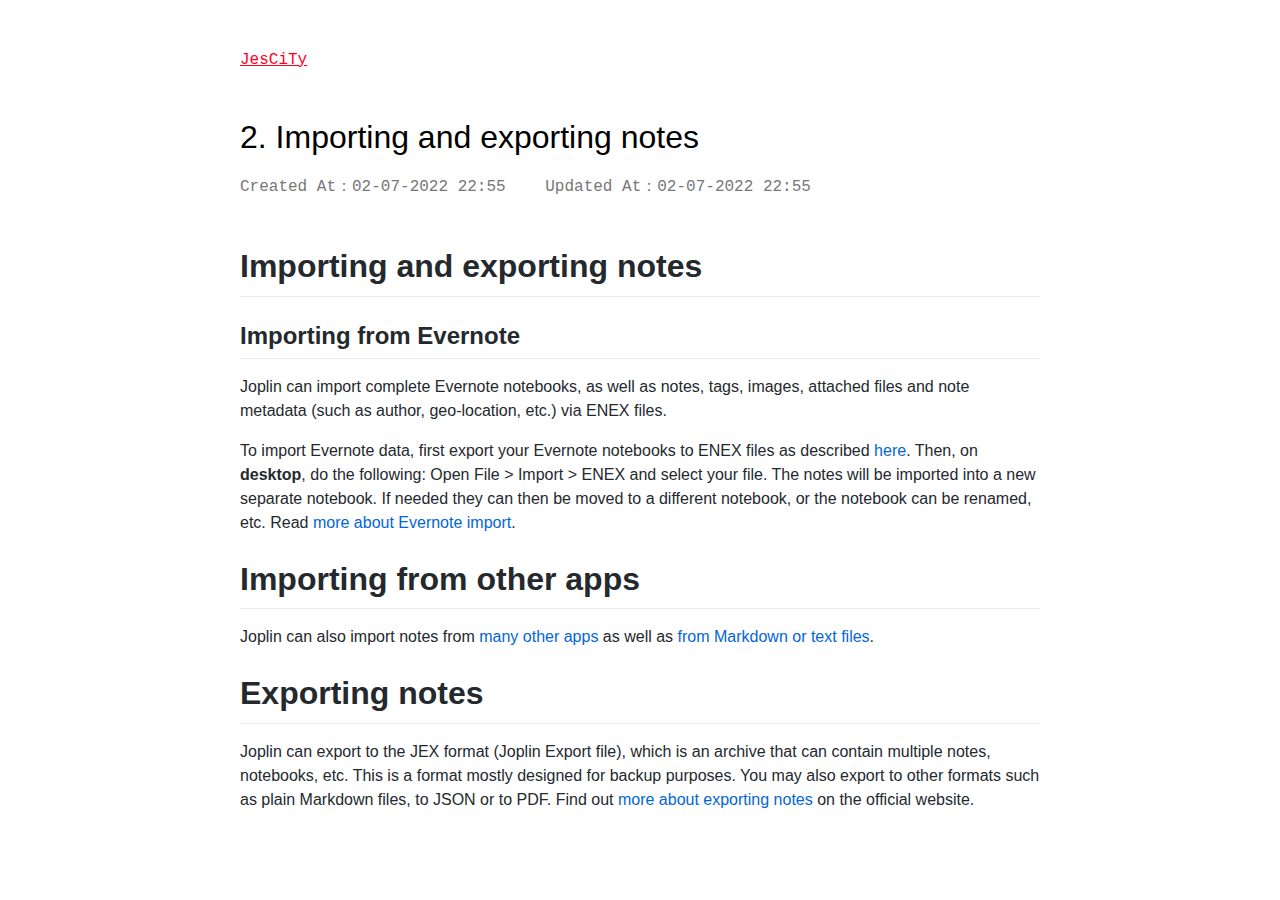
<file: post/2.-importing-and-exporting-notes.html>
<!DOCTYPE html>
<html>
  <head>
    <meta charset="UTF-8" />
<meta name="viewport" content="width=device-width, initial-scale=1.0" />
<meta http-equiv="X-UA-Compatible" content="ie=edge" />
<link rel="stylesheet" href="/_assets/main.css" />
    <title>2. Importing and exporting notes - JesCiTy</title>
  </head>
  <body>
    <div class="main">
      <nav class="navigation">
        <a href="/">JesCiTy</a>
      </nav>
      <article>
        <header>
          <h1 class="article-title">2. Importing and exporting notes</h1>
          <div class="article-info">
            <div>
              <span
                >Created At：<time datetime="1656816949701"
                  >02-07-2022 22:55</time
                ></span
              >
              <span
                >Updated At：<time datetime="1656816949701"
                  >02-07-2022 22:55</time
                ></span
              >
            </div>
            
          </div>
        </header>
        <div class="article-content markdown-body"><h1 id="importing-and-exporting-notes">Importing and exporting notes</h1>
<h2 id="importing-from-evernote">Importing from Evernote</h2>
<p>Joplin can import complete Evernote notebooks, as well as notes, tags, images, attached files and note metadata (such as author, geo-location, etc.) via ENEX files.</p>
<p>To import Evernote data, first export your Evernote notebooks to ENEX files as described <a title="https://help.evernote.com/hc/en-us/articles/209005557-How-to-back-up-export-and-restore-import-notes-and-notebooks" href="https://help.evernote.com/hc/en-us/articles/209005557-How-to-back-up-export-and-restore-import-notes-and-notebooks">here</a>. Then, on <strong>desktop</strong>, do the following: Open File &gt; Import &gt; ENEX and select your file. The notes will be imported into a new separate notebook. If needed they can then be moved to a different notebook, or the notebook can be renamed, etc. Read <a title="https://joplinapp.org/help/#importing-from-evernote" href="https://joplinapp.org/help/#importing-from-evernote">more about Evernote import</a>.</p>
<h1 id="importing-from-other-apps">Importing from other apps</h1>
<p>Joplin can also import notes from <a title="https://github.com/laurent22/joplin#importing-from-other-applications" href="https://github.com/laurent22/joplin#importing-from-other-applications">many other apps</a> as well as <a title="https://github.com/laurent22/joplin#importing-from-markdown-files" href="https://github.com/laurent22/joplin#importing-from-markdown-files">from Markdown or text files</a>.</p>
<h1 id="exporting-notes">Exporting notes</h1>
<p>Joplin can export to the JEX format (Joplin Export file), which is an archive that can contain multiple notes, notebooks, etc. This is a format mostly designed for backup purposes. You may also export to other formats such as plain Markdown files, to JSON or to PDF. Find out <a title="https://github.com/laurent22/joplin#exporting" href="https://github.com/laurent22/joplin#exporting">more about exporting notes</a> on the official website.</p>
</div>
      </article>
    </div>
  </body>
</html>
</file>
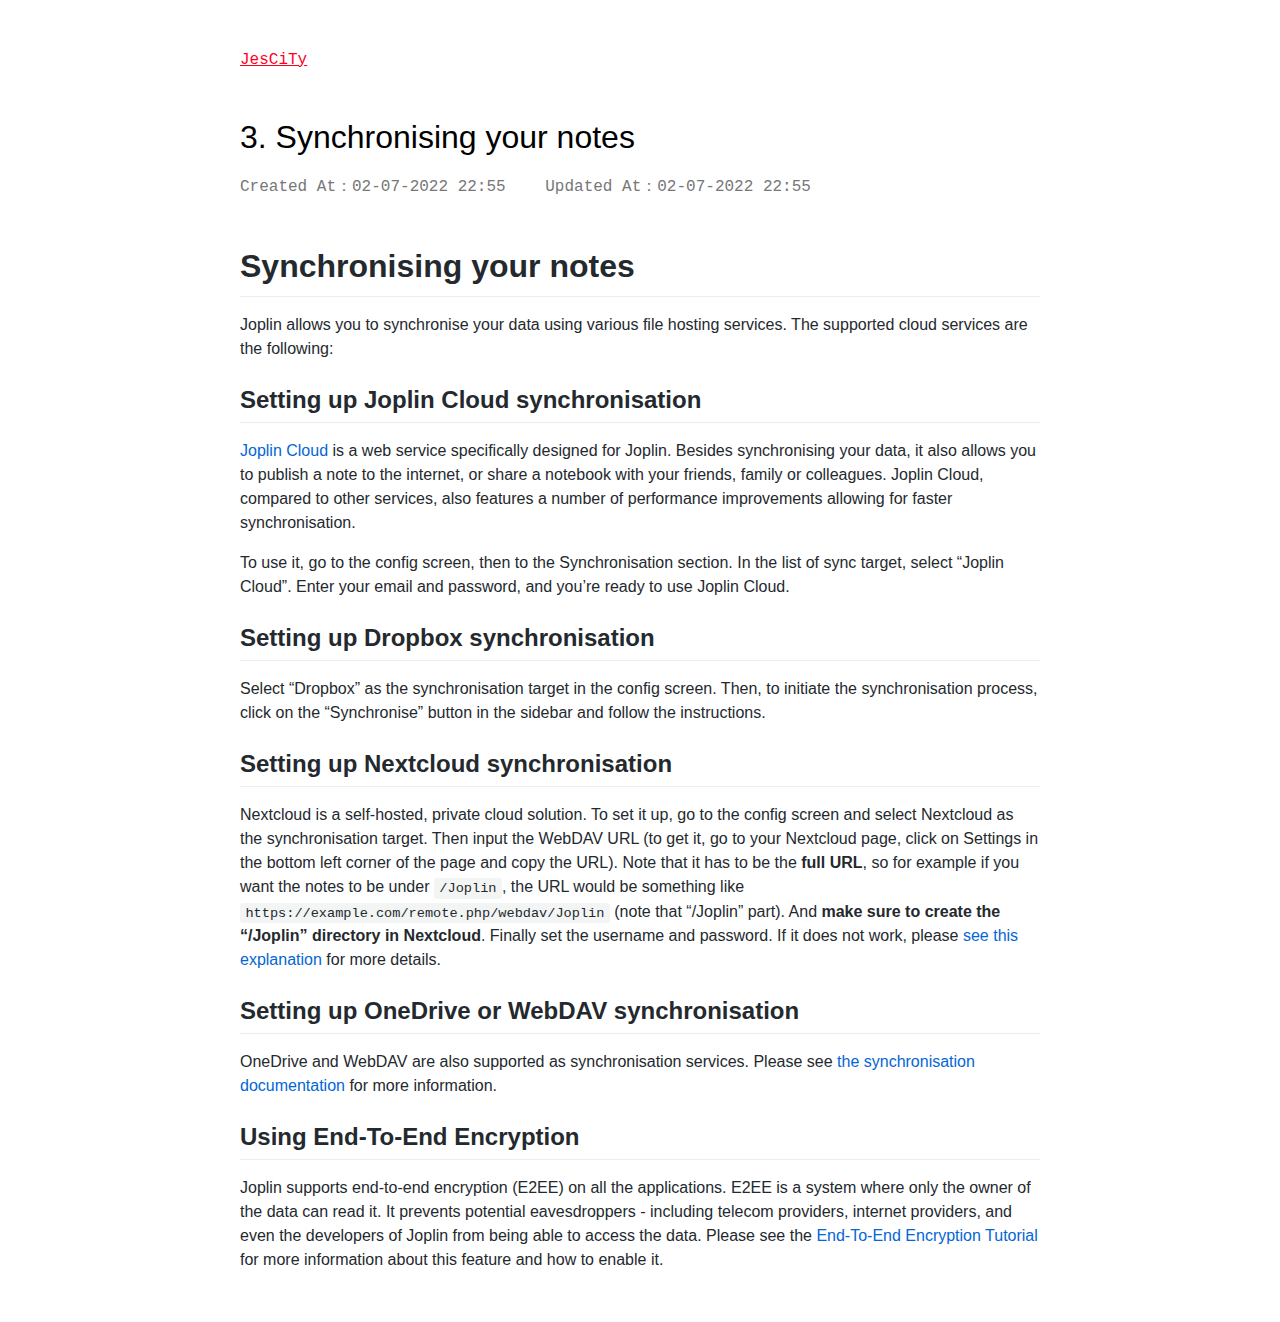
<file: post/3.-synchronising-your-notes.html>
<!DOCTYPE html>
<html>
  <head>
    <meta charset="UTF-8" />
<meta name="viewport" content="width=device-width, initial-scale=1.0" />
<meta http-equiv="X-UA-Compatible" content="ie=edge" />
<link rel="stylesheet" href="/_assets/main.css" />
    <title>3. Synchronising your notes - JesCiTy</title>
  </head>
  <body>
    <div class="main">
      <nav class="navigation">
        <a href="/">JesCiTy</a>
      </nav>
      <article>
        <header>
          <h1 class="article-title">3. Synchronising your notes</h1>
          <div class="article-info">
            <div>
              <span
                >Created At：<time datetime="1656816949631"
                  >02-07-2022 22:55</time
                ></span
              >
              <span
                >Updated At：<time datetime="1656816949631"
                  >02-07-2022 22:55</time
                ></span
              >
            </div>
            
          </div>
        </header>
        <div class="article-content markdown-body"><h1 id="synchronising-your-notes">Synchronising your notes</h1>
<p>Joplin allows you to synchronise your data using various file hosting services. The supported cloud services are the following:</p>
<h2 id="setting-up-joplin-cloud-synchronisation">Setting up Joplin Cloud synchronisation</h2>
<p><a title="https://joplinapp.org/plans/" href="https://joplinapp.org/plans/">Joplin Cloud</a> is a web service specifically designed for Joplin. Besides synchronising your data, it also allows you to publish a note to the internet, or share a notebook with your friends, family or colleagues. Joplin Cloud, compared to other services, also features a number of performance improvements allowing for faster synchronisation.</p>
<p>To use it, go to the config screen, then to the Synchronisation section. In the list of sync target, select “Joplin Cloud”. Enter your email and password, and you’re ready to use Joplin Cloud.</p>
<h2 id="setting-up-dropbox-synchronisation">Setting up Dropbox synchronisation</h2>
<p>Select “Dropbox” as the synchronisation target in the config screen. Then, to initiate the synchronisation process, click on the “Synchronise” button in the sidebar and follow the instructions.</p>
<h2 id="setting-up-nextcloud-synchronisation">Setting up Nextcloud synchronisation</h2>
<p>Nextcloud is a self-hosted, private cloud solution. To set it up, go to the config screen and select Nextcloud as the synchronisation target. Then input the WebDAV URL (to get it, go to your Nextcloud page, click on Settings in the bottom left corner of the page and copy the URL). Note that it has to be the <strong>full URL</strong>, so for example if you want the notes to be under <code>/Joplin</code>, the URL would be something like <code>https://example.com/remote.php/webdav/Joplin</code> (note that “/Joplin” part). And <strong>make sure to create the “/Joplin” directory in Nextcloud</strong>. Finally set the username and password. If it does not work, please <a title="https://github.com/laurent22/joplin/issues/61#issuecomment-373282608" href="https://github.com/laurent22/joplin/issues/61#issuecomment-373282608">see this explanation</a> for more details.</p>
<h2 id="setting-up-onedrive-or-webdav-synchronisation">Setting up OneDrive or WebDAV synchronisation</h2>
<p>OneDrive and WebDAV are also supported as synchronisation services. Please see <a title="https://github.com/laurent22/joplin#synchronisation" href="https://github.com/laurent22/joplin#synchronisation">the synchronisation documentation</a> for more information.</p>
<h2 id="using-end-to-end-encryption">Using End-To-End Encryption</h2>
<p>Joplin supports end-to-end encryption (E2EE) on all the applications. E2EE is a system where only the owner of the data can read it. It prevents potential eavesdroppers - including telecom providers, internet providers, and even the developers of Joplin from being able to access the data. Please see the <a title="https://joplinapp.org/e2ee/" href="https://joplinapp.org/e2ee/">End-To-End Encryption Tutorial</a> for more information about this feature and how to enable it.</p>
</div>
      </article>
    </div>
  </body>
</html>
</file>
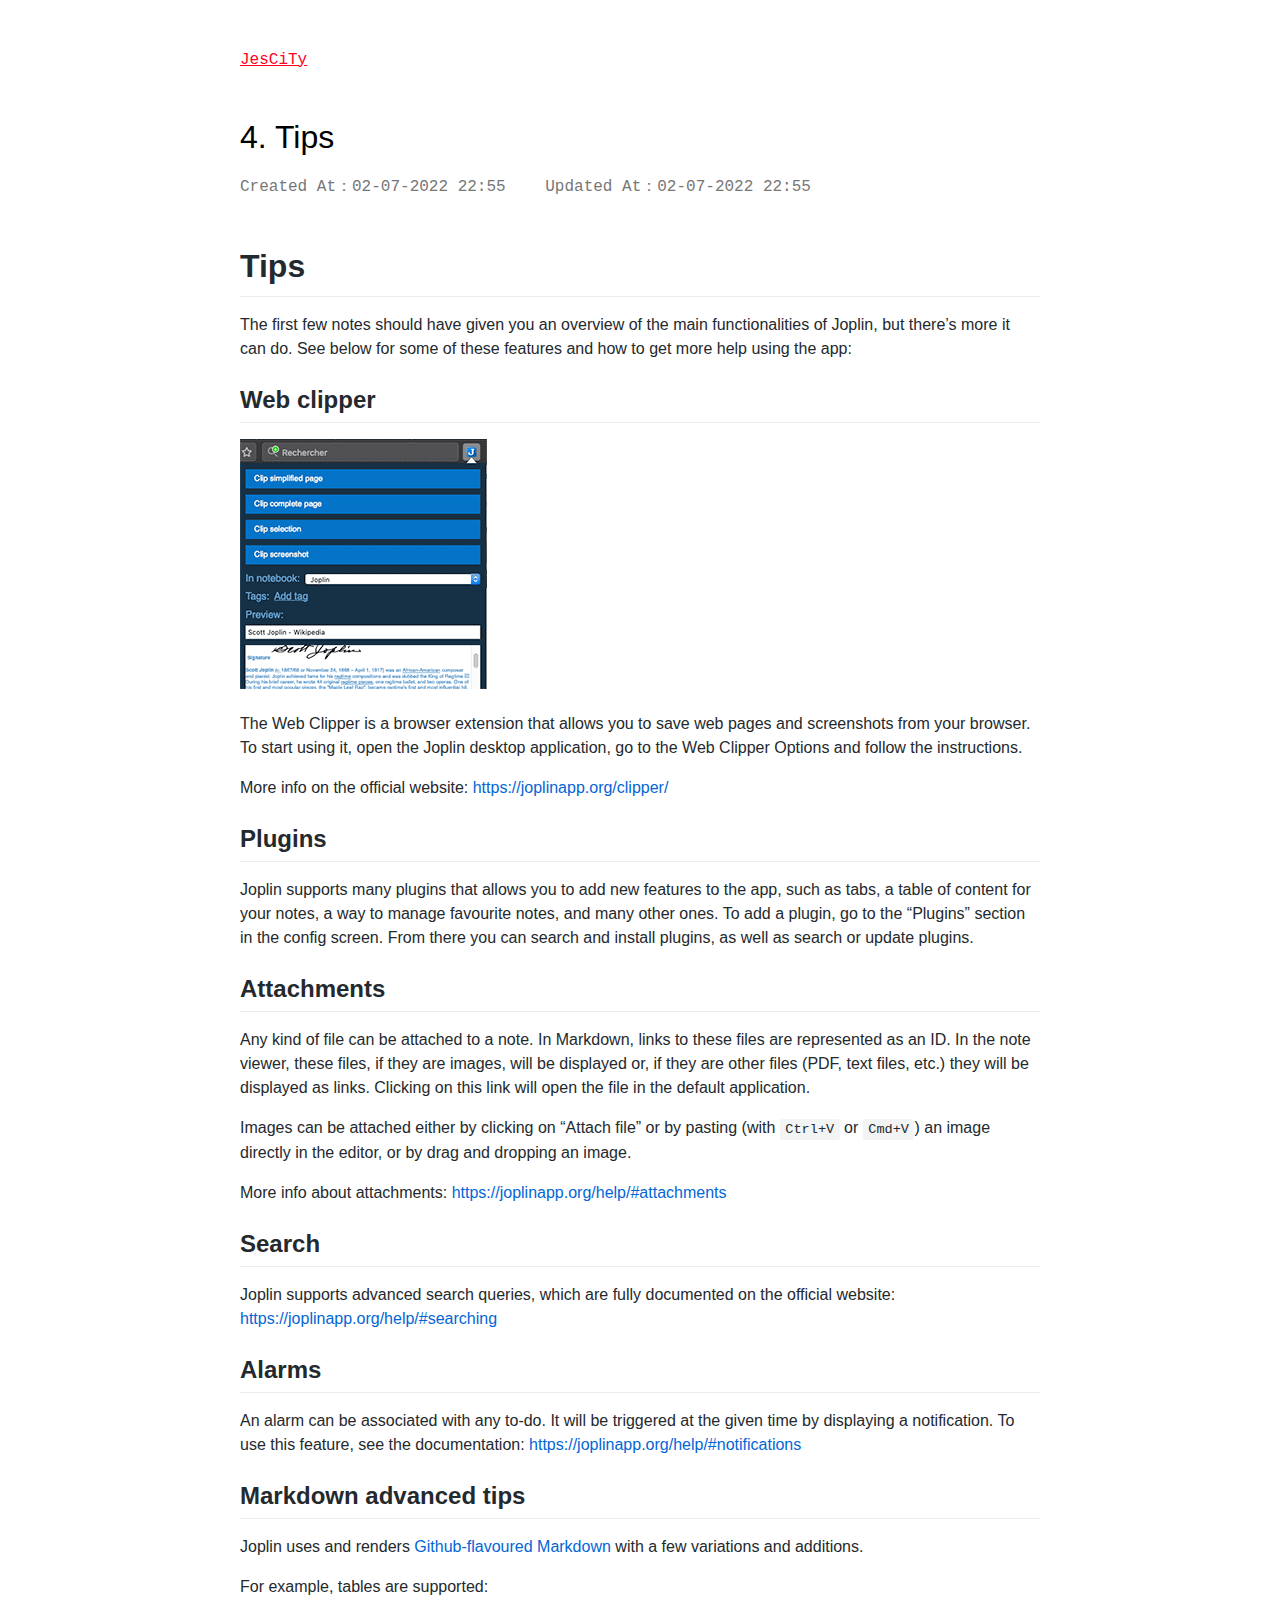
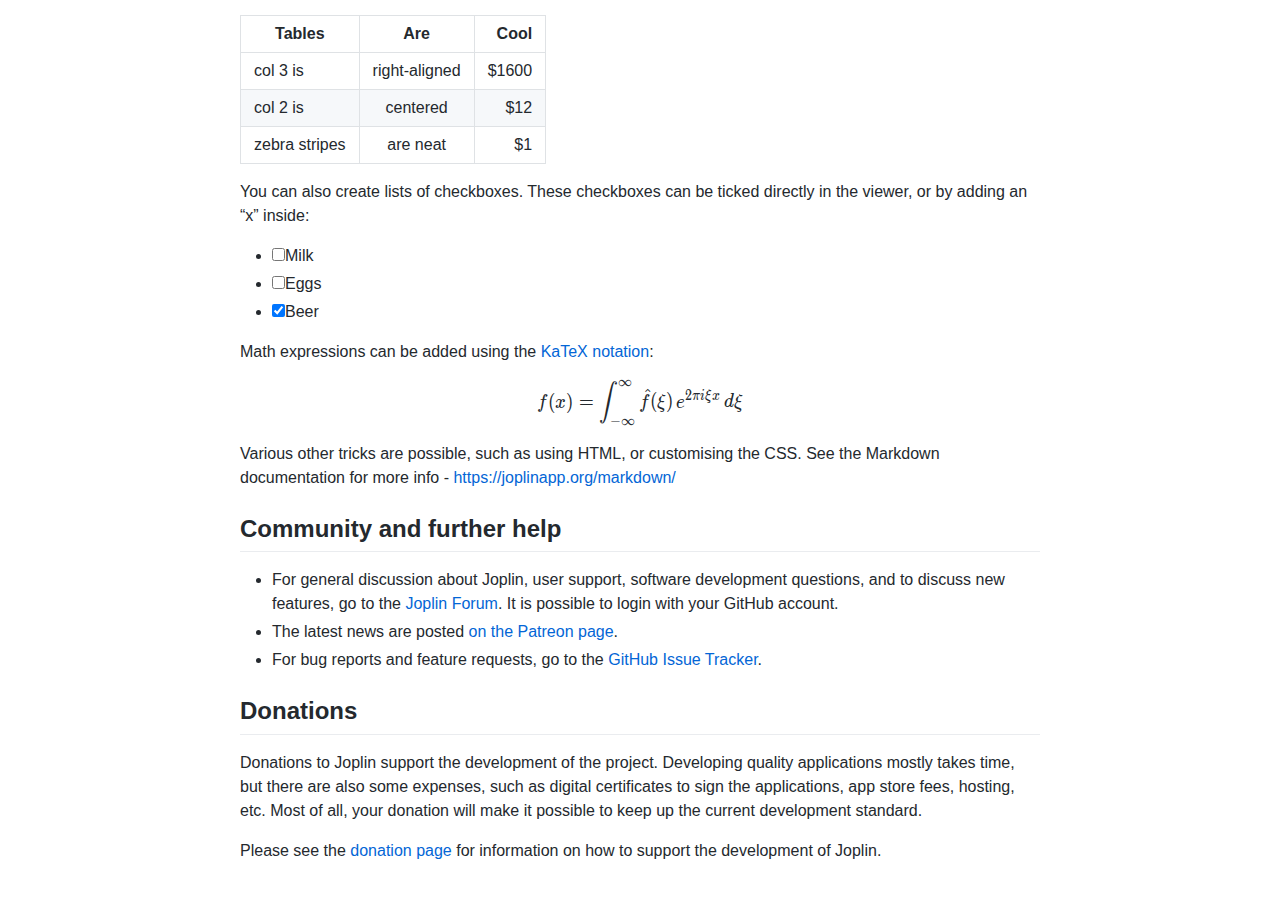
<file: post/4.-tips.html>
<!DOCTYPE html>
<html>
  <head>
    <meta charset="UTF-8" />
<meta name="viewport" content="width=device-width, initial-scale=1.0" />
<meta http-equiv="X-UA-Compatible" content="ie=edge" />
<link rel="stylesheet" href="/_assets/main.css" />
    <title>4. Tips - JesCiTy</title>
  <link rel="stylesheet" href="/_markdown_plugin_assets/katex/katex.css" /></head>
  <body>
    <div class="main">
      <nav class="navigation">
        <a href="/">JesCiTy</a>
      </nav>
      <article>
        <header>
          <h1 class="article-title">4. Tips</h1>
          <div class="article-info">
            <div>
              <span
                >Created At：<time datetime="1656816949585"
                  >02-07-2022 22:55</time
                ></span
              >
              <span
                >Updated At：<time datetime="1656816949585"
                  >02-07-2022 22:55</time
                ></span
              >
            </div>
            
          </div>
        </header>
        <div class="article-content markdown-body"><h1 id="tips">Tips</h1>
<p>The first few notes should have given you an overview of the main functionalities of Joplin, but there’s more it can do. See below for some of these features and how to get more help using the app:</p>
<h2 id="web-clipper">Web clipper</h2>
<p><img src="/_resources/29400acc1e994a26bf579d09603438a7.png" /></p>
<p>The Web Clipper is a browser extension that allows you to save web pages and screenshots from your browser. To start using it, open the Joplin desktop application, go to the Web Clipper Options and follow the instructions.</p>
<p>More info on the official website: <a title="https://joplinapp.org/clipper/" href="https://joplinapp.org/clipper/">https://joplinapp.org/clipper/</a></p>
<h2 id="plugins">Plugins</h2>
<p>Joplin supports many plugins that allows you to add new features to the app, such as tabs, a table of content for your notes, a way to manage favourite notes, and many other ones. To add a plugin, go to the “Plugins” section in the config screen. From there you can search and install plugins, as well as search or update plugins.</p>
<h2 id="attachments">Attachments</h2>
<p>Any kind of file can be attached to a note. In Markdown, links to these files are represented as an ID. In the note viewer, these files, if they are images, will be displayed or, if they are other files (PDF, text files, etc.) they will be displayed as links. Clicking on this link will open the file in the default application.</p>
<p>Images can be attached either by clicking on “Attach file” or by pasting (with <code>Ctrl+V</code> or <code>Cmd+V</code>) an image directly in the editor, or by drag and dropping an image.</p>
<p>More info about attachments: <a title="https://joplinapp.org/help/#attachments" href="https://joplinapp.org/help/#attachments">https://joplinapp.org/help/#attachments</a></p>
<h2 id="search">Search</h2>
<p>Joplin supports advanced search queries, which are fully documented on the official website: <a title="https://joplinapp.org/help/#searching" href="https://joplinapp.org/help/#searching">https://joplinapp.org/help/#searching</a></p>
<h2 id="alarms">Alarms</h2>
<p>An alarm can be associated with any to-do. It will be triggered at the given time by displaying a notification. To use this feature, see the documentation: <a title="https://joplinapp.org/help/#notifications" href="https://joplinapp.org/help/#notifications">https://joplinapp.org/help/#notifications</a></p>
<h2 id="markdown-advanced-tips">Markdown advanced tips</h2>
<p>Joplin uses and renders <a title="https://joplinapp.org/markdown/" href="https://joplinapp.org/markdown/">Github-flavoured Markdown</a> with a few variations and additions.</p>
<p>For example, tables are supported:</p>
<table>
<thead>
<tr>
<th>Tables</th>
<th style="text-align:center">Are</th>
<th style="text-align:right">Cool</th>
</tr>
</thead>
<tbody>
<tr>
<td>col 3 is</td>
<td style="text-align:center">right-aligned</td>
<td style="text-align:right">$1600</td>
</tr>
<tr>
<td>col 2 is</td>
<td style="text-align:center">centered</td>
<td style="text-align:right">$12</td>
</tr>
<tr>
<td>zebra stripes</td>
<td style="text-align:center">are neat</td>
<td style="text-align:right">$1</td>
</tr>
</tbody>
</table>
<p>You can also create lists of checkboxes. These checkboxes can be ticked directly in the viewer, or by adding an “x” inside:</p>
<ul>
<li class="md-checkbox joplin-checkbox"><div class="checkbox-wrapper"><input type="checkbox" id="md-checkbox-12" /><label id="cb-label-md-checkbox-12" for="md-checkbox-12" class="checkbox-label-unchecked">Milk</label></div></li>
<li class="md-checkbox joplin-checkbox"><div class="checkbox-wrapper"><input type="checkbox" id="md-checkbox-13" /><label id="cb-label-md-checkbox-13" for="md-checkbox-13" class="checkbox-label-unchecked">Eggs</label></div></li>
<li class="md-checkbox joplin-checkbox"><div class="checkbox-wrapper"><input type="checkbox" id="md-checkbox-14" checked="checked" /><label id="cb-label-md-checkbox-14" for="md-checkbox-14" class="checkbox-label-checked">Beer</label></div></li>
</ul>
<p>Math expressions can be added using the <a title="https://khan.github.io/KaTeX/" href="https://khan.github.io/KaTeX/">KaTeX notation</a>:</p>
<div><span class="katex-display"><span class="katex"><span class="katex-mathml"><math xmlns="http://www.w3.org/1998/Math/MathML" display="block"><semantics><mrow><mi>f</mi><mo stretchy="false">(</mo><mi>x</mi><mo stretchy="false">)</mo><mo>=</mo><msubsup><mo>∫</mo><mrow><mo>−</mo><mi mathvariant="normal">∞</mi></mrow><mi mathvariant="normal">∞</mi></msubsup><mover accent="true"><mi>f</mi><mo>^</mo></mover><mo stretchy="false">(</mo><mi>ξ</mi><mo stretchy="false">)</mo><mtext> </mtext><msup><mi>e</mi><mrow><mn>2</mn><mi>π</mi><mi>i</mi><mi>ξ</mi><mi>x</mi></mrow></msup><mtext> </mtext><mi>d</mi><mi>ξ</mi></mrow><annotation encoding="application/x-tex">f(x) = \int_{-\infty}^\infty
    \hat f(\xi)\,e^{2 \pi i \xi x}
    \,d\xi
</annotation></semantics></math></span><span class="katex-html" aria-hidden="true"><span class="base"><span class="strut" style="height:1em;vertical-align:-0.25em"></span><span class="mord mathnormal" style="margin-right:0.10764em">f</span><span class="mopen">(</span><span class="mord mathnormal">x</span><span class="mclose">)</span><span class="mspace" style="margin-right:0.2777777777777778em"></span><span class="mrel">=</span><span class="mspace" style="margin-right:0.2777777777777778em"></span></span><span class="base"><span class="strut" style="height:2.384573em;vertical-align:-0.970281em"></span><span class="mop"><span class="mop op-symbol large-op" style="margin-right:0.44445em;position:relative;top:-0.0011249999999999316em">∫</span><span class="msupsub"><span class="vlist-t vlist-t2"><span class="vlist-r"><span class="vlist" style="height:1.414292em"><span style="top:-1.7880500000000001em;margin-left:-0.44445em;margin-right:0.05em"><span class="pstrut" style="height:2.7em"></span><span class="sizing reset-size6 size3 mtight"><span class="mord mtight"><span class="mord mtight">−</span><span class="mord mtight">∞</span></span></span></span><span style="top:-3.8129000000000004em;margin-right:0.05em"><span class="pstrut" style="height:2.7em"></span><span class="sizing reset-size6 size3 mtight"><span class="mord mtight">∞</span></span></span></span><span class="vlist-s">​</span></span><span class="vlist-r"><span class="vlist" style="height:0.970281em"><span></span></span></span></span></span></span><span class="mspace" style="margin-right:0.16666666666666666em"></span><span class="mord accent"><span class="vlist-t vlist-t2"><span class="vlist-r"><span class="vlist" style="height:0.9578799999999998em"><span style="top:-3em"><span class="pstrut" style="height:3em"></span><span class="mord mathnormal" style="margin-right:0.10764em">f</span></span><span style="top:-3.26344em"><span class="pstrut" style="height:3em"></span><span class="accent-body" style="left:-0.08332999999999999em"><span class="mord">^</span></span></span></span><span class="vlist-s">​</span></span><span class="vlist-r"><span class="vlist" style="height:0.19444em"><span></span></span></span></span></span><span class="mopen">(</span><span class="mord mathnormal" style="margin-right:0.04601em">ξ</span><span class="mclose">)</span><span class="mspace" style="margin-right:0.16666666666666666em"></span><span class="mord"><span class="mord mathnormal">e</span><span class="msupsub"><span class="vlist-t"><span class="vlist-r"><span class="vlist" style="height:0.8991079999999999em"><span style="top:-3.1130000000000004em;margin-right:0.05em"><span class="pstrut" style="height:2.7em"></span><span class="sizing reset-size6 size3 mtight"><span class="mord mtight"><span class="mord mtight">2</span><span class="mord mathnormal mtight">πi</span><span class="mord mathnormal mtight" style="margin-right:0.04601em">ξ</span><span class="mord mathnormal mtight">x</span></span></span></span></span></span></span></span></span><span class="mspace" style="margin-right:0.16666666666666666em"></span><span class="mord mathnormal">d</span><span class="mord mathnormal" style="margin-right:0.04601em">ξ</span></span></span></span></span></div>
<p>Various other tricks are possible, such as using HTML, or customising the CSS. See the Markdown documentation for more info - <a title="https://joplinapp.org/markdown/" href="https://joplinapp.org/markdown/">https://joplinapp.org/markdown/</a></p>
<h2 id="community-and-further-help">Community and further help</h2>
<ul>
<li>For general discussion about Joplin, user support, software development questions, and to discuss new features, go to the <a title="https://discourse.joplinapp.org/" href="https://discourse.joplinapp.org/">Joplin Forum</a>. It is possible to login with your GitHub account.</li>
<li>The latest news are posted <a title="https://www.patreon.com/joplin" href="https://www.patreon.com/joplin">on the Patreon page</a>.</li>
<li>For bug reports and feature requests, go to the <a title="https://github.com/laurent22/joplin/issues" href="https://github.com/laurent22/joplin/issues">GitHub Issue Tracker</a>.</li>
</ul>
<h2 id="donations">Donations</h2>
<p>Donations to Joplin support the development of the project. Developing quality applications mostly takes time, but there are also some expenses, such as digital certificates to sign the applications, app store fees, hosting, etc. Most of all, your donation will make it possible to keep up the current development standard.</p>
<p>Please see the <a title="https://joplinapp.org/donate/" href="https://joplinapp.org/donate/">donation page</a> for information on how to support the development of Joplin.</p>
</div>
      </article>
    </div>
  </body>
</html>
</file>
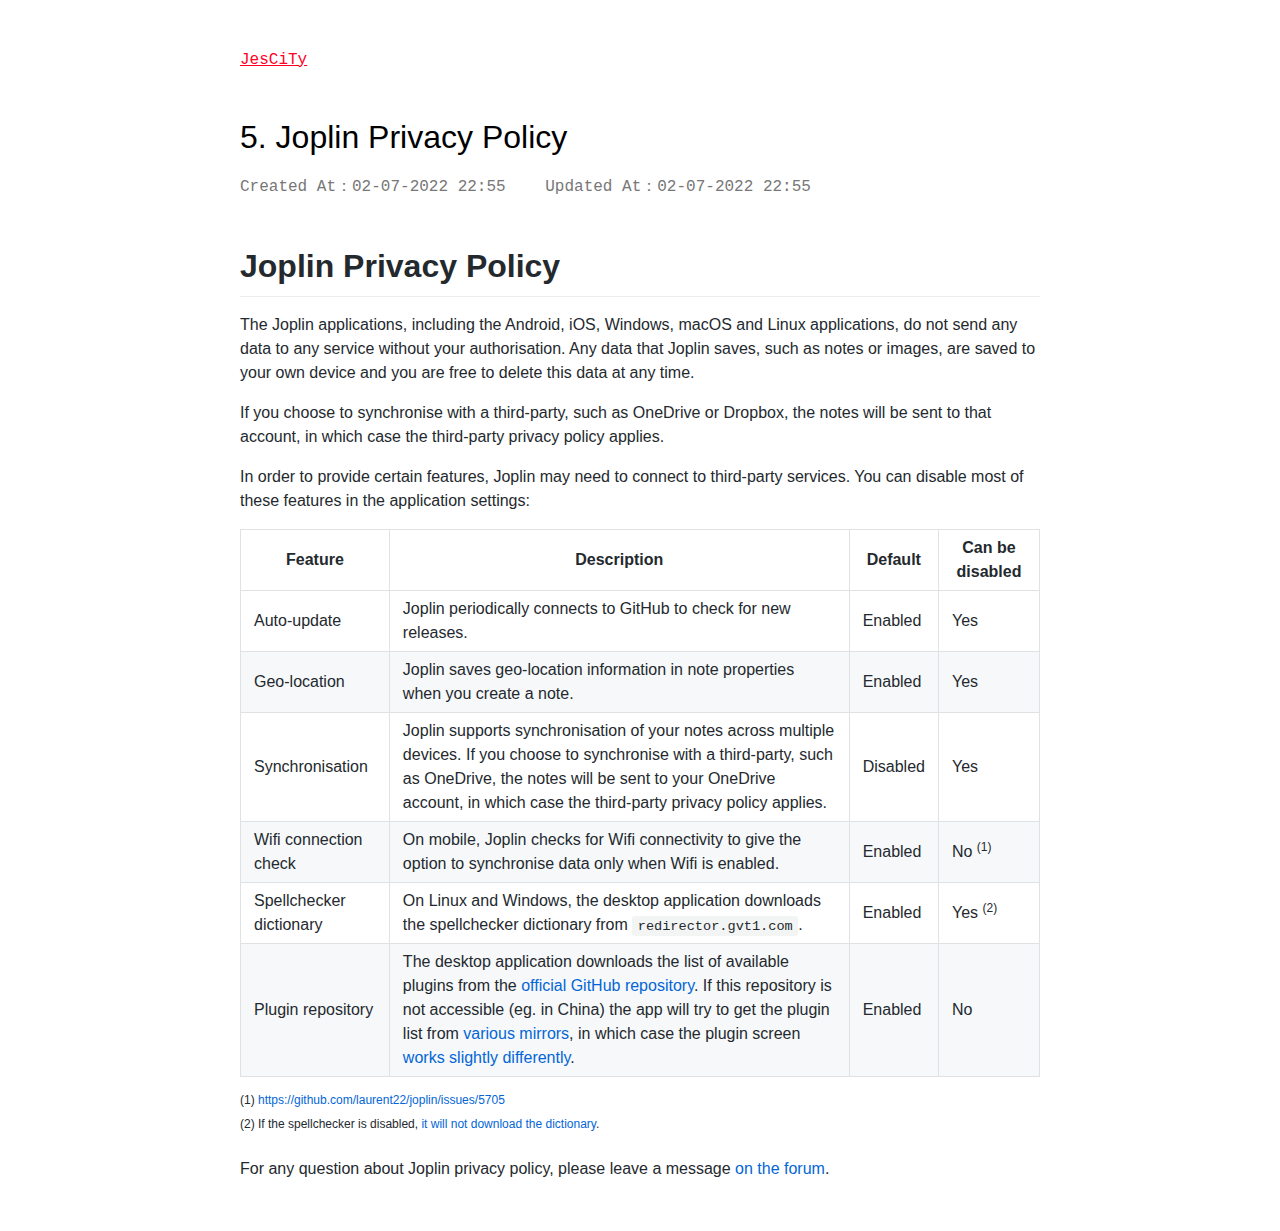
<file: post/5.-joplin-privacy-policy.html>
<!DOCTYPE html>
<html>
  <head>
    <meta charset="UTF-8" />
<meta name="viewport" content="width=device-width, initial-scale=1.0" />
<meta http-equiv="X-UA-Compatible" content="ie=edge" />
<link rel="stylesheet" href="/_assets/main.css" />
    <title>5. Joplin Privacy Policy - JesCiTy</title>
  </head>
  <body>
    <div class="main">
      <nav class="navigation">
        <a href="/">JesCiTy</a>
      </nav>
      <article>
        <header>
          <h1 class="article-title">5. Joplin Privacy Policy</h1>
          <div class="article-info">
            <div>
              <span
                >Created At：<time datetime="1656816948479"
                  >02-07-2022 22:55</time
                ></span
              >
              <span
                >Updated At：<time datetime="1656816948479"
                  >02-07-2022 22:55</time
                ></span
              >
            </div>
            
          </div>
        </header>
        <div class="article-content markdown-body"><h1 id="joplin-privacy-policy">Joplin Privacy Policy</h1>
<p>The Joplin applications, including the Android, iOS, Windows, macOS and Linux applications, do not send any data to any service without your authorisation. Any data that Joplin saves, such as notes or images, are saved to your own device and you are free to delete this data at any time.</p>
<p>If you choose to synchronise with a third-party, such as OneDrive or Dropbox, the notes will be sent to that account, in which case the third-party privacy policy applies.</p>
<p>In order to provide certain features, Joplin may need to connect to third-party services. You can disable most of these features in the application settings:</p>
<table>
<thead>
<tr>
<th>Feature</th>
<th>Description</th>
<th>Default</th>
<th>Can be disabled</th>
</tr>
</thead>
<tbody>
<tr>
<td>Auto-update</td>
<td>Joplin periodically connects to GitHub to check for new releases.</td>
<td>Enabled</td>
<td>Yes</td>
</tr>
<tr>
<td>Geo-location</td>
<td>Joplin saves geo-location information in note properties when you create a note.</td>
<td>Enabled</td>
<td>Yes</td>
</tr>
<tr>
<td>Synchronisation</td>
<td>Joplin supports synchronisation of your notes across multiple devices. If you choose to synchronise with a third-party, such as OneDrive, the notes will be sent to your OneDrive account, in which case the third-party privacy policy applies.</td>
<td>Disabled</td>
<td>Yes</td>
</tr>
<tr>
<td>Wifi connection check</td>
<td>On mobile, Joplin checks for Wifi connectivity to give the option to synchronise data only when Wifi is enabled.</td>
<td>Enabled</td>
<td>No <sup class="jop-noMdConv">(1)</sup></td>
</tr>
<tr>
<td>Spellchecker dictionary</td>
<td>On Linux and Windows, the desktop application downloads the spellchecker dictionary from <code>redirector.gvt1.com</code>.</td>
<td>Enabled</td>
<td>Yes <sup class="jop-noMdConv">(2)</sup></td>
</tr>
<tr>
<td>Plugin repository</td>
<td>The desktop application downloads the list of available plugins from the <a title="https://github.com/joplin/plugins" href="https://github.com/joplin/plugins">official GitHub repository</a>. If this repository is not accessible (eg. in China) the app will try to get the plugin list from <a title="https://github.com/laurent22/joplin/blob/8ac6017c02017b6efd59f5fcab7e0b07f8d44164/packages/lib/services/plugins/RepositoryApi.ts#L22" href="https://github.com/laurent22/joplin/blob/8ac6017c02017b6efd59f5fcab7e0b07f8d44164/packages/lib/services/plugins/RepositoryApi.ts#L22">various mirrors</a>, in which case the plugin screen <a title="https://github.com/laurent22/joplin/issues/5161#issuecomment-925226975" href="https://github.com/laurent22/joplin/issues/5161#issuecomment-925226975">works slightly differently</a>.</td>
<td>Enabled</td>
<td>No</td>
</tr>
</tbody>
</table>
<p><sup class="jop-noMdConv">(1) <a title="https://github.com/laurent22/joplin/issues/5705" href="https://github.com/laurent22/joplin/issues/5705">https://github.com/laurent22/joplin/issues/5705</a></sup><br class="jop-noMdConv" />
<sup class="jop-noMdConv">(2) If the spellchecker is disabled, <a title="https://discourse.joplinapp.org/t/new-version-of-joplin-contacting-google-servers-on-startup/23000/40?u=laurent" href="https://discourse.joplinapp.org/t/new-version-of-joplin-contacting-google-servers-on-startup/23000/40?u=laurent">it will not download the dictionary</a>.</sup></p>
<p>For any question about Joplin privacy policy, please leave a message <a title="https://discourse.joplinapp.org/" href="https://discourse.joplinapp.org/">on the forum</a>.</p>
</div>
      </article>
    </div>
  </body>
</html>
</file>
<file: _markdown_plugin_assets/katex/katex.css>
@font-face{font-family:KaTeX_AMS;font-style:normal;font-weight:400;src:url(fonts/KaTeX_AMS-Regular.woff2) format("woff2"),url(fonts/KaTeX_AMS-Regular.woff) format("woff"),url(fonts/KaTeX_AMS-Regular.ttf) format("truetype")}@font-face{font-family:KaTeX_Caligraphic;font-style:normal;font-weight:700;src:url(fonts/KaTeX_Caligraphic-Bold.woff2) format("woff2"),url(fonts/KaTeX_Caligraphic-Bold.woff) format("woff"),url(fonts/KaTeX_Caligraphic-Bold.ttf) format("truetype")}@font-face{font-family:KaTeX_Caligraphic;font-style:normal;font-weight:400;src:url(fonts/KaTeX_Caligraphic-Regular.woff2) format("woff2"),url(fonts/KaTeX_Caligraphic-Regular.woff) format("woff"),url(fonts/KaTeX_Caligraphic-Regular.ttf) format("truetype")}@font-face{font-family:KaTeX_Fraktur;font-style:normal;font-weight:700;src:url(fonts/KaTeX_Fraktur-Bold.woff2) format("woff2"),url(fonts/KaTeX_Fraktur-Bold.woff) format("woff"),url(fonts/KaTeX_Fraktur-Bold.ttf) format("truetype")}@font-face{font-family:KaTeX_Fraktur;font-style:normal;font-weight:400;src:url(fonts/KaTeX_Fraktur-Regular.woff2) format("woff2"),url(fonts/KaTeX_Fraktur-Regular.woff) format("woff"),url(fonts/KaTeX_Fraktur-Regular.ttf) format("truetype")}@font-face{font-family:KaTeX_Main;font-style:normal;font-weight:700;src:url(fonts/KaTeX_Main-Bold.woff2) format("woff2"),url(fonts/KaTeX_Main-Bold.woff) format("woff"),url(fonts/KaTeX_Main-Bold.ttf) format("truetype")}@font-face{font-family:KaTeX_Main;font-style:italic;font-weight:700;src:url(fonts/KaTeX_Main-BoldItalic.woff2) format("woff2"),url(fonts/KaTeX_Main-BoldItalic.woff) format("woff"),url(fonts/KaTeX_Main-BoldItalic.ttf) format("truetype")}@font-face{font-family:KaTeX_Main;font-style:italic;font-weight:400;src:url(fonts/KaTeX_Main-Italic.woff2) format("woff2"),url(fonts/KaTeX_Main-Italic.woff) format("woff"),url(fonts/KaTeX_Main-Italic.ttf) format("truetype")}@font-face{font-family:KaTeX_Main;font-style:normal;font-weight:400;src:url(fonts/KaTeX_Main-Regular.woff2) format("woff2"),url(fonts/KaTeX_Main-Regular.woff) format("woff"),url(fonts/KaTeX_Main-Regular.ttf) format("truetype")}@font-face{font-family:KaTeX_Math;font-style:italic;font-weight:700;src:url(fonts/KaTeX_Math-BoldItalic.woff2) format("woff2"),url(fonts/KaTeX_Math-BoldItalic.woff) format("woff"),url(fonts/KaTeX_Math-BoldItalic.ttf) format("truetype")}@font-face{font-family:KaTeX_Math;font-style:italic;font-weight:400;src:url(fonts/KaTeX_Math-Italic.woff2) format("woff2"),url(fonts/KaTeX_Math-Italic.woff) format("woff"),url(fonts/KaTeX_Math-Italic.ttf) format("truetype")}@font-face{font-family:"KaTeX_SansSerif";font-style:normal;font-weight:700;src:url(fonts/KaTeX_SansSerif-Bold.woff2) format("woff2"),url(fonts/KaTeX_SansSerif-Bold.woff) format("woff"),url(fonts/KaTeX_SansSerif-Bold.ttf) format("truetype")}@font-face{font-family:"KaTeX_SansSerif";font-style:italic;font-weight:400;src:url(fonts/KaTeX_SansSerif-Italic.woff2) format("woff2"),url(fonts/KaTeX_SansSerif-Italic.woff) format("woff"),url(fonts/KaTeX_SansSerif-Italic.ttf) format("truetype")}@font-face{font-family:"KaTeX_SansSerif";font-style:normal;font-weight:400;src:url(fonts/KaTeX_SansSerif-Regular.woff2) format("woff2"),url(fonts/KaTeX_SansSerif-Regular.woff) format("woff"),url(fonts/KaTeX_SansSerif-Regular.ttf) format("truetype")}@font-face{font-family:KaTeX_Script;font-style:normal;font-weight:400;src:url(fonts/KaTeX_Script-Regular.woff2) format("woff2"),url(fonts/KaTeX_Script-Regular.woff) format("woff"),url(fonts/KaTeX_Script-Regular.ttf) format("truetype")}@font-face{font-family:KaTeX_Size1;font-style:normal;font-weight:400;src:url(fonts/KaTeX_Size1-Regular.woff2) format("woff2"),url(fonts/KaTeX_Size1-Regular.woff) format("woff"),url(fonts/KaTeX_Size1-Regular.ttf) format("truetype")}@font-face{font-family:KaTeX_Size2;font-style:normal;font-weight:400;src:url(fonts/KaTeX_Size2-Regular.woff2) format("woff2"),url(fonts/KaTeX_Size2-Regular.woff) format("woff"),url(fonts/KaTeX_Size2-Regular.ttf) format("truetype")}@font-face{font-family:KaTeX_Size3;font-style:normal;font-weight:400;src:url(fonts/KaTeX_Size3-Regular.woff2) format("woff2"),url(fonts/KaTeX_Size3-Regular.woff) format("woff"),url(fonts/KaTeX_Size3-Regular.ttf) format("truetype")}@font-face{font-family:KaTeX_Size4;font-style:normal;font-weight:400;src:url(fonts/KaTeX_Size4-Regular.woff2) format("woff2"),url(fonts/KaTeX_Size4-Regular.woff) format("woff"),url(fonts/KaTeX_Size4-Regular.ttf) format("truetype")}@font-face{font-family:KaTeX_Typewriter;font-style:normal;font-weight:400;src:url(fonts/KaTeX_Typewriter-Regular.woff2) format("woff2"),url(fonts/KaTeX_Typewriter-Regular.woff) format("woff"),url(fonts/KaTeX_Typewriter-Regular.ttf) format("truetype")}.katex{font:normal 1.21em KaTeX_Main,Times New Roman,serif;line-height:1.2;text-indent:0;text-rendering:auto}.katex *{-ms-high-contrast-adjust:none!important;border-color:currentColor}.katex .katex-version:after{content:"0.13.3"}.katex .katex-mathml{clip:rect(1px,1px,1px,1px);border:0;height:1px;overflow:hidden;padding:0;position:absolute;width:1px}.katex .katex-html>.newline{display:block}.katex .base{position:relative;white-space:nowrap;width:-webkit-min-content;width:-moz-min-content;width:min-content}.katex .base,.katex .strut{display:inline-block}.katex .textbf{font-weight:700}.katex .textit{font-style:italic}.katex .textrm{font-family:KaTeX_Main}.katex .textsf{font-family:KaTeX_SansSerif}.katex .texttt{font-family:KaTeX_Typewriter}.katex .mathnormal{font-family:KaTeX_Math;font-style:italic}.katex .mathit{font-family:KaTeX_Main;font-style:italic}.katex .mathrm{font-style:normal}.katex .mathbf{font-family:KaTeX_Main;font-weight:700}.katex .boldsymbol{font-family:KaTeX_Math;font-style:italic;font-weight:700}.katex .amsrm,.katex .mathbb,.katex .textbb{font-family:KaTeX_AMS}.katex .mathcal{font-family:KaTeX_Caligraphic}.katex .mathfrak,.katex .textfrak{font-family:KaTeX_Fraktur}.katex .mathtt{font-family:KaTeX_Typewriter}.katex .mathscr,.katex .textscr{font-family:KaTeX_Script}.katex .mathsf,.katex .textsf{font-family:KaTeX_SansSerif}.katex .mathboldsf,.katex .textboldsf{font-family:KaTeX_SansSerif;font-weight:700}.katex .mathitsf,.katex .textitsf{font-family:KaTeX_SansSerif;font-style:italic}.katex .mainrm{font-family:KaTeX_Main;font-style:normal}.katex .vlist-t{border-collapse:collapse;display:inline-table;table-layout:fixed}.katex .vlist-r{display:table-row}.katex .vlist{display:table-cell;position:relative;vertical-align:bottom}.katex .vlist>span{display:block;height:0;position:relative}.katex .vlist>span>span{display:inline-block}.katex .vlist>span>.pstrut{overflow:hidden;width:0}.katex .vlist-t2{margin-right:-2px}.katex .vlist-s{display:table-cell;font-size:1px;min-width:2px;vertical-align:bottom;width:2px}.katex .vbox{-webkit-box-orient:vertical;-webkit-box-direction:normal;-webkit-box-align:baseline;align-items:baseline;display:-webkit-inline-box;display:inline-flex;flex-direction:column}.katex .hbox{width:100%}.katex .hbox,.katex .thinbox{-webkit-box-orient:horizontal;-webkit-box-direction:normal;display:-webkit-inline-box;display:inline-flex;flex-direction:row}.katex .thinbox{max-width:0;width:0}.katex .msupsub{text-align:left}.katex .mfrac>span>span{text-align:center}.katex .mfrac .frac-line{border-bottom-style:solid;display:inline-block;width:100%}.katex .hdashline,.katex .hline,.katex .mfrac .frac-line,.katex .overline .overline-line,.katex .rule,.katex .underline .underline-line{min-height:1px}.katex .mspace{display:inline-block}.katex .clap,.katex .llap,.katex .rlap{position:relative;width:0}.katex .clap>.inner,.katex .llap>.inner,.katex .rlap>.inner{position:absolute}.katex .clap>.fix,.katex .llap>.fix,.katex .rlap>.fix{display:inline-block}.katex .llap>.inner{right:0}.katex .clap>.inner,.katex .rlap>.inner{left:0}.katex .clap>.inner>span{margin-left:-50%;margin-right:50%}.katex .rule{border:0 solid;display:inline-block;position:relative}.katex .hline,.katex .overline .overline-line,.katex .underline .underline-line{border-bottom-style:solid;display:inline-block;width:100%}.katex .hdashline{border-bottom-style:dashed;display:inline-block;width:100%}.katex .sqrt>.root{margin-left:.27777778em;margin-right:-.55555556em}.katex .fontsize-ensurer.reset-size1.size1,.katex .sizing.reset-size1.size1{font-size:1em}.katex .fontsize-ensurer.reset-size1.size2,.katex .sizing.reset-size1.size2{font-size:1.2em}.katex .fontsize-ensurer.reset-size1.size3,.katex .sizing.reset-size1.size3{font-size:1.4em}.katex .fontsize-ensurer.reset-size1.size4,.katex .sizing.reset-size1.size4{font-size:1.6em}.katex .fontsize-ensurer.reset-size1.size5,.katex .sizing.reset-size1.size5{font-size:1.8em}.katex .fontsize-ensurer.reset-size1.size6,.katex .sizing.reset-size1.size6{font-size:2em}.katex .fontsize-ensurer.reset-size1.size7,.katex .sizing.reset-size1.size7{font-size:2.4em}.katex .fontsize-ensurer.reset-size1.size8,.katex .sizing.reset-size1.size8{font-size:2.88em}.katex .fontsize-ensurer.reset-size1.size9,.katex .sizing.reset-size1.size9{font-size:3.456em}.katex .fontsize-ensurer.reset-size1.size10,.katex .sizing.reset-size1.size10{font-size:4.148em}.katex .fontsize-ensurer.reset-size1.size11,.katex .sizing.reset-size1.size11{font-size:4.976em}.katex .fontsize-ensurer.reset-size2.size1,.katex .sizing.reset-size2.size1{font-size:.83333333em}.katex .fontsize-ensurer.reset-size2.size2,.katex .sizing.reset-size2.size2{font-size:1em}.katex .fontsize-ensurer.reset-size2.size3,.katex .sizing.reset-size2.size3{font-size:1.16666667em}.katex .fontsize-ensurer.reset-size2.size4,.katex .sizing.reset-size2.size4{font-size:1.33333333em}.katex .fontsize-ensurer.reset-size2.size5,.katex .sizing.reset-size2.size5{font-size:1.5em}.katex .fontsize-ensurer.reset-size2.size6,.katex .sizing.reset-size2.size6{font-size:1.66666667em}.katex .fontsize-ensurer.reset-size2.size7,.katex .sizing.reset-size2.size7{font-size:2em}.katex .fontsize-ensurer.reset-size2.size8,.katex .sizing.reset-size2.size8{font-size:2.4em}.katex .fontsize-ensurer.reset-size2.size9,.katex .sizing.reset-size2.size9{font-size:2.88em}.katex .fontsize-ensurer.reset-size2.size10,.katex .sizing.reset-size2.size10{font-size:3.45666667em}.katex .fontsize-ensurer.reset-size2.size11,.katex .sizing.reset-size2.size11{font-size:4.14666667em}.katex .fontsize-ensurer.reset-size3.size1,.katex .sizing.reset-size3.size1{font-size:.71428571em}.katex .fontsize-ensurer.reset-size3.size2,.katex .sizing.reset-size3.size2{font-size:.85714286em}.katex .fontsize-ensurer.reset-size3.size3,.katex .sizing.reset-size3.size3{font-size:1em}.katex .fontsize-ensurer.reset-size3.size4,.katex .sizing.reset-size3.size4{font-size:1.14285714em}.katex .fontsize-ensurer.reset-size3.size5,.katex .sizing.reset-size3.size5{font-size:1.28571429em}.katex .fontsize-ensurer.reset-size3.size6,.katex .sizing.reset-size3.size6{font-size:1.42857143em}.katex .fontsize-ensurer.reset-size3.size7,.katex .sizing.reset-size3.size7{font-size:1.71428571em}.katex .fontsize-ensurer.reset-size3.size8,.katex .sizing.reset-size3.size8{font-size:2.05714286em}.katex .fontsize-ensurer.reset-size3.size9,.katex .sizing.reset-size3.size9{font-size:2.46857143em}.katex .fontsize-ensurer.reset-size3.size10,.katex .sizing.reset-size3.size10{font-size:2.96285714em}.katex .fontsize-ensurer.reset-size3.size11,.katex .sizing.reset-size3.size11{font-size:3.55428571em}.katex .fontsize-ensurer.reset-size4.size1,.katex .sizing.reset-size4.size1{font-size:.625em}.katex .fontsize-ensurer.reset-size4.size2,.katex .sizing.reset-size4.size2{font-size:.75em}.katex .fontsize-ensurer.reset-size4.size3,.katex .sizing.reset-size4.size3{font-size:.875em}.katex .fontsize-ensurer.reset-size4.size4,.katex .sizing.reset-size4.size4{font-size:1em}.katex .fontsize-ensurer.reset-size4.size5,.katex .sizing.reset-size4.size5{font-size:1.125em}.katex .fontsize-ensurer.reset-size4.size6,.katex .sizing.reset-size4.size6{font-size:1.25em}.katex .fontsize-ensurer.reset-size4.size7,.katex .sizing.reset-size4.size7{font-size:1.5em}.katex .fontsize-ensurer.reset-size4.size8,.katex .sizing.reset-size4.size8{font-size:1.8em}.katex .fontsize-ensurer.reset-size4.size9,.katex .sizing.reset-size4.size9{font-size:2.16em}.katex .fontsize-ensurer.reset-size4.size10,.katex .sizing.reset-size4.size10{font-size:2.5925em}.katex .fontsize-ensurer.reset-size4.size11,.katex .sizing.reset-size4.size11{font-size:3.11em}.katex .fontsize-ensurer.reset-size5.size1,.katex .sizing.reset-size5.size1{font-size:.55555556em}.katex .fontsize-ensurer.reset-size5.size2,.katex .sizing.reset-size5.size2{font-size:.66666667em}.katex .fontsize-ensurer.reset-size5.size3,.katex .sizing.reset-size5.size3{font-size:.77777778em}.katex .fontsize-ensurer.reset-size5.size4,.katex .sizing.reset-size5.size4{font-size:.88888889em}.katex .fontsize-ensurer.reset-size5.size5,.katex .sizing.reset-size5.size5{font-size:1em}.katex .fontsize-ensurer.reset-size5.size6,.katex .sizing.reset-size5.size6{font-size:1.11111111em}.katex .fontsize-ensurer.reset-size5.size7,.katex .sizing.reset-size5.size7{font-size:1.33333333em}.katex .fontsize-ensurer.reset-size5.size8,.katex .sizing.reset-size5.size8{font-size:1.6em}.katex .fontsize-ensurer.reset-size5.size9,.katex .sizing.reset-size5.size9{font-size:1.92em}.katex .fontsize-ensurer.reset-size5.size10,.katex .sizing.reset-size5.size10{font-size:2.30444444em}.katex .fontsize-ensurer.reset-size5.size11,.katex .sizing.reset-size5.size11{font-size:2.76444444em}.katex .fontsize-ensurer.reset-size6.size1,.katex .sizing.reset-size6.size1{font-size:.5em}.katex .fontsize-ensurer.reset-size6.size2,.katex .sizing.reset-size6.size2{font-size:.6em}.katex .fontsize-ensurer.reset-size6.size3,.katex .sizing.reset-size6.size3{font-size:.7em}.katex .fontsize-ensurer.reset-size6.size4,.katex .sizing.reset-size6.size4{font-size:.8em}.katex .fontsize-ensurer.reset-size6.size5,.katex .sizing.reset-size6.size5{font-size:.9em}.katex .fontsize-ensurer.reset-size6.size6,.katex .sizing.reset-size6.size6{font-size:1em}.katex .fontsize-ensurer.reset-size6.size7,.katex .sizing.reset-size6.size7{font-size:1.2em}.katex .fontsize-ensurer.reset-size6.size8,.katex .sizing.reset-size6.size8{font-size:1.44em}.katex .fontsize-ensurer.reset-size6.size9,.katex .sizing.reset-size6.size9{font-size:1.728em}.katex .fontsize-ensurer.reset-size6.size10,.katex .sizing.reset-size6.size10{font-size:2.074em}.katex .fontsize-ensurer.reset-size6.size11,.katex .sizing.reset-size6.size11{font-size:2.488em}.katex .fontsize-ensurer.reset-size7.size1,.katex .sizing.reset-size7.size1{font-size:.41666667em}.katex .fontsize-ensurer.reset-size7.size2,.katex .sizing.reset-size7.size2{font-size:.5em}.katex .fontsize-ensurer.reset-size7.size3,.katex .sizing.reset-size7.size3{font-size:.58333333em}.katex .fontsize-ensurer.reset-size7.size4,.katex .sizing.reset-size7.size4{font-size:.66666667em}.katex .fontsize-ensurer.reset-size7.size5,.katex .sizing.reset-size7.size5{font-size:.75em}.katex .fontsize-ensurer.reset-size7.size6,.katex .sizing.reset-size7.size6{font-size:.83333333em}.katex .fontsize-ensurer.reset-size7.size7,.katex .sizing.reset-size7.size7{font-size:1em}.katex .fontsize-ensurer.reset-size7.size8,.katex .sizing.reset-size7.size8{font-size:1.2em}.katex .fontsize-ensurer.reset-size7.size9,.katex .sizing.reset-size7.size9{font-size:1.44em}.katex .fontsize-ensurer.reset-size7.size10,.katex .sizing.reset-size7.size10{font-size:1.72833333em}.katex .fontsize-ensurer.reset-size7.size11,.katex .sizing.reset-size7.size11{font-size:2.07333333em}.katex .fontsize-ensurer.reset-size8.size1,.katex .sizing.reset-size8.size1{font-size:.34722222em}.katex .fontsize-ensurer.reset-size8.size2,.katex .sizing.reset-size8.size2{font-size:.41666667em}.katex .fontsize-ensurer.reset-size8.size3,.katex .sizing.reset-size8.size3{font-size:.48611111em}.katex .fontsize-ensurer.reset-size8.size4,.katex .sizing.reset-size8.size4{font-size:.55555556em}.katex .fontsize-ensurer.reset-size8.size5,.katex .sizing.reset-size8.size5{font-size:.625em}.katex .fontsize-ensurer.reset-size8.size6,.katex .sizing.reset-size8.size6{font-size:.69444444em}.katex .fontsize-ensurer.reset-size8.size7,.katex .sizing.reset-size8.size7{font-size:.83333333em}.katex .fontsize-ensurer.reset-size8.size8,.katex .sizing.reset-size8.size8{font-size:1em}.katex .fontsize-ensurer.reset-size8.size9,.katex .sizing.reset-size8.size9{font-size:1.2em}.katex .fontsize-ensurer.reset-size8.size10,.katex .sizing.reset-size8.size10{font-size:1.44027778em}.katex .fontsize-ensurer.reset-size8.size11,.katex .sizing.reset-size8.size11{font-size:1.72777778em}.katex .fontsize-ensurer.reset-size9.size1,.katex .sizing.reset-size9.size1{font-size:.28935185em}.katex .fontsize-ensurer.reset-size9.size2,.katex .sizing.reset-size9.size2{font-size:.34722222em}.katex .fontsize-ensurer.reset-size9.size3,.katex .sizing.reset-size9.size3{font-size:.40509259em}.katex .fontsize-ensurer.reset-size9.size4,.katex .sizing.reset-size9.size4{font-size:.46296296em}.katex .fontsize-ensurer.reset-size9.size5,.katex .sizing.reset-size9.size5{font-size:.52083333em}.katex .fontsize-ensurer.reset-size9.size6,.katex .sizing.reset-size9.size6{font-size:.5787037em}.katex .fontsize-ensurer.reset-size9.size7,.katex .sizing.reset-size9.size7{font-size:.69444444em}.katex .fontsize-ensurer.reset-size9.size8,.katex .sizing.reset-size9.size8{font-size:.83333333em}.katex .fontsize-ensurer.reset-size9.size9,.katex .sizing.reset-size9.size9{font-size:1em}.katex .fontsize-ensurer.reset-size9.size10,.katex .sizing.reset-size9.size10{font-size:1.20023148em}.katex .fontsize-ensurer.reset-size9.size11,.katex .sizing.reset-size9.size11{font-size:1.43981481em}.katex .fontsize-ensurer.reset-size10.size1,.katex .sizing.reset-size10.size1{font-size:.24108004em}.katex .fontsize-ensurer.reset-size10.size2,.katex .sizing.reset-size10.size2{font-size:.28929605em}.katex .fontsize-ensurer.reset-size10.size3,.katex .sizing.reset-size10.size3{font-size:.33751205em}.katex .fontsize-ensurer.reset-size10.size4,.katex .sizing.reset-size10.size4{font-size:.38572806em}.katex .fontsize-ensurer.reset-size10.size5,.katex .sizing.reset-size10.size5{font-size:.43394407em}.katex .fontsize-ensurer.reset-size10.size6,.katex .sizing.reset-size10.size6{font-size:.48216008em}.katex .fontsize-ensurer.reset-size10.size7,.katex .sizing.reset-size10.size7{font-size:.57859209em}.katex .fontsize-ensurer.reset-size10.size8,.katex .sizing.reset-size10.size8{font-size:.69431051em}.katex .fontsize-ensurer.reset-size10.size9,.katex .sizing.reset-size10.size9{font-size:.83317261em}.katex .fontsize-ensurer.reset-size10.size10,.katex .sizing.reset-size10.size10{font-size:1em}.katex .fontsize-ensurer.reset-size10.size11,.katex .sizing.reset-size10.size11{font-size:1.19961427em}.katex .fontsize-ensurer.reset-size11.size1,.katex .sizing.reset-size11.size1{font-size:.20096463em}.katex .fontsize-ensurer.reset-size11.size2,.katex .sizing.reset-size11.size2{font-size:.24115756em}.katex .fontsize-ensurer.reset-size11.size3,.katex .sizing.reset-size11.size3{font-size:.28135048em}.katex .fontsize-ensurer.reset-size11.size4,.katex .sizing.reset-size11.size4{font-size:.32154341em}.katex .fontsize-ensurer.reset-size11.size5,.katex .sizing.reset-size11.size5{font-size:.36173633em}.katex .fontsize-ensurer.reset-size11.size6,.katex .sizing.reset-size11.size6{font-size:.40192926em}.katex .fontsize-ensurer.reset-size11.size7,.katex .sizing.reset-size11.size7{font-size:.48231511em}.katex .fontsize-ensurer.reset-size11.size8,.katex .sizing.reset-size11.size8{font-size:.57877814em}.katex .fontsize-ensurer.reset-size11.size9,.katex .sizing.reset-size11.size9{font-size:.69453376em}.katex .fontsize-ensurer.reset-size11.size10,.katex .sizing.reset-size11.size10{font-size:.83360129em}.katex .fontsize-ensurer.reset-size11.size11,.katex .sizing.reset-size11.size11{font-size:1em}.katex .delimsizing.size1{font-family:KaTeX_Size1}.katex .delimsizing.size2{font-family:KaTeX_Size2}.katex .delimsizing.size3{font-family:KaTeX_Size3}.katex .delimsizing.size4{font-family:KaTeX_Size4}.katex .delimsizing.mult .delim-size1>span{font-family:KaTeX_Size1}.katex .delimsizing.mult .delim-size4>span{font-family:KaTeX_Size4}.katex .nulldelimiter{display:inline-block;width:.12em}.katex .delimcenter,.katex .op-symbol{position:relative}.katex .op-symbol.small-op{font-family:KaTeX_Size1}.katex .op-symbol.large-op{font-family:KaTeX_Size2}.katex .accent>.vlist-t,.katex .op-limits>.vlist-t{text-align:center}.katex .accent .accent-body{position:relative}.katex .accent .accent-body:not(.accent-full){width:0}.katex .overlay{display:block}.katex .mtable .vertical-separator{display:inline-block;min-width:1px}.katex .mtable .arraycolsep{display:inline-block}.katex .mtable .col-align-c>.vlist-t{text-align:center}.katex .mtable .col-align-l>.vlist-t{text-align:left}.katex .mtable .col-align-r>.vlist-t{text-align:right}.katex .svg-align{text-align:left}.katex svg{fill:currentColor;stroke:currentColor;fill-rule:nonzero;fill-opacity:1;stroke-width:1;stroke-linecap:butt;stroke-linejoin:miter;stroke-miterlimit:4;stroke-dasharray:none;stroke-dashoffset:0;stroke-opacity:1;display:block;height:inherit;position:absolute;width:100%}.katex svg path{stroke:none}.katex img{border-style:none;max-height:none;max-width:none;min-height:0;min-width:0}.katex .stretchy{display:block;overflow:hidden;position:relative;width:100%}.katex .stretchy:after,.katex .stretchy:before{content:""}.katex .hide-tail{overflow:hidden;position:relative;width:100%}.katex .halfarrow-left{left:0;overflow:hidden;position:absolute;width:50.2%}.katex .halfarrow-right{overflow:hidden;position:absolute;right:0;width:50.2%}.katex .brace-left{left:0;overflow:hidden;position:absolute;width:25.1%}.katex .brace-center{left:25%;overflow:hidden;position:absolute;width:50%}.katex .brace-right{overflow:hidden;position:absolute;right:0;width:25.1%}.katex .x-arrow-pad{padding:0 .5em}.katex .cd-arrow-pad{padding:0 .55556em 0 .27778em}.katex .mover,.katex .munder,.katex .x-arrow{text-align:center}.katex .boxpad{padding:0 .3em}.katex .fbox,.katex .fcolorbox{border:.04em solid;box-sizing:border-box}.katex .cancel-pad{padding:0 .2em}.katex .cancel-lap{margin-left:-.2em;margin-right:-.2em}.katex .sout{border-bottom-style:solid;border-bottom-width:.08em}.katex .angl{border-right:.049em solid;border-top:.049em solid;box-sizing:border-content;margin-right:.03889em}.katex .anglpad{padding:0 .03889em}.katex .eqn-num:before{content:"(" counter(katexEqnNo) ")";counter-increment:katexEqnNo}.katex .mml-eqn-num:before{content:"(" counter(mmlEqnNo) ")";counter-increment:mmlEqnNo}.katex .mtr-glue{width:50%}.katex .cd-vert-arrow{display:inline-block;position:relative}.katex .cd-label-left{display:inline-block;position:absolute;right:-webkit-calc(50% + .3em);right:calc(50% + .3em);text-align:left}.katex .cd-label-right{display:inline-block;left:-webkit-calc(50% + .3em);left:calc(50% + .3em);position:absolute;text-align:right}.katex-display{display:block;margin:1em 0;text-align:center}.katex-display>.katex{display:block;text-align:center;white-space:nowrap}.katex-display>.katex>.katex-html{display:block;position:relative}.katex-display>.katex>.katex-html>.tag{position:absolute;right:0}.katex-display.leqno>.katex>.katex-html>.tag{left:0;right:auto}.katex-display.fleqn>.katex{padding-left:2em;text-align:left}body{counter-reset:katexEqnNo mmlEqnNo}
</file>
<file: _assets/main.css>
/*! normalize.css v8.0.0 | MIT License | github.com/necolas/normalize.css */
/* Document
   ========================================================================== */
/**
 * 1. Correct the line height in all browsers.
 * 2. Prevent adjustments of font size after orientation changes in iOS.
 */
html {
  line-height: 1.15;
  /* 1 */
  -webkit-text-size-adjust: 100%;
  /* 2 */
}

/* Sections
   ========================================================================== */
/**
 * Remove the margin in all browsers.
 */
body {
  margin: 0;
}

/**
 * Correct the font size and margin on `h1` elements within `section` and
 * `article` contexts in Chrome, Firefox, and Safari.
 */
h1 {
  font-size: 2em;
  margin: 0.67em 0;
}

/* Grouping content
   ========================================================================== */
/**
 * 1. Add the correct box sizing in Firefox.
 * 2. Show the overflow in Edge and IE.
 */
hr {
  box-sizing: content-box;
  /* 1 */
  height: 0;
  /* 1 */
  overflow: visible;
  /* 2 */
}

/**
 * 1. Correct the inheritance and scaling of font size in all browsers.
 * 2. Correct the odd `em` font sizing in all browsers.
 */
pre {
  font-family: monospace, monospace;
  /* 1 */
  font-size: 1em;
  /* 2 */
}

/* Text-level semantics
   ========================================================================== */
/**
 * Remove the gray background on active links in IE 10.
 */
a {
  background-color: transparent;
}

/**
 * 1. Remove the bottom border in Chrome 57-
 * 2. Add the correct text decoration in Chrome, Edge, IE, Opera, and Safari.
 */
abbr[title] {
  border-bottom: none;
  /* 1 */
  text-decoration: underline;
  /* 2 */
  text-decoration: underline dotted;
  /* 2 */
}

/**
 * Add the correct font weight in Chrome, Edge, and Safari.
 */
b,
strong {
  font-weight: bolder;
}

/**
 * 1. Correct the inheritance and scaling of font size in all browsers.
 * 2. Correct the odd `em` font sizing in all browsers.
 */
code,
kbd,
samp {
  font-family: monospace, monospace;
  /* 1 */
  font-size: 1em;
  /* 2 */
}

/**
 * Add the correct font size in all browsers.
 */
small {
  font-size: 80%;
}

/**
 * Prevent `sub` and `sup` elements from affecting the line height in
 * all browsers.
 */
sub,
sup {
  font-size: 75%;
  line-height: 0;
  position: relative;
  vertical-align: baseline;
}

sub {
  bottom: -0.25em;
}

sup {
  top: -0.5em;
}

/* Embedded content
   ========================================================================== */
/**
 * Remove the border on images inside links in IE 10.
 */
img {
  border-style: none;
}

/* Forms
   ========================================================================== */
/**
 * 1. Change the font styles in all browsers.
 * 2. Remove the margin in Firefox and Safari.
 */
button,
input,
optgroup,
select,
textarea {
  font-family: inherit;
  /* 1 */
  font-size: 100%;
  /* 1 */
  line-height: 1.15;
  /* 1 */
  margin: 0;
  /* 2 */
}

/**
 * Show the overflow in IE.
 * 1. Show the overflow in Edge.
 */
button,
input {
  /* 1 */
  overflow: visible;
}

/**
 * Remove the inheritance of text transform in Edge, Firefox, and IE.
 * 1. Remove the inheritance of text transform in Firefox.
 */
button,
select {
  /* 1 */
  text-transform: none;
}

/**
 * Correct the inability to style clickable types in iOS and Safari.
 */
button,
[type='button'],
[type='reset'],
[type='submit'] {
  -webkit-appearance: button;
}

/**
 * Remove the inner border and padding in Firefox.
 */
button::-moz-focus-inner,
[type='button']::-moz-focus-inner,
[type='reset']::-moz-focus-inner,
[type='submit']::-moz-focus-inner {
  border-style: none;
  padding: 0;
}

/**
 * Restore the focus styles unset by the previous rule.
 */
button:-moz-focusring,
[type='button']:-moz-focusring,
[type='reset']:-moz-focusring,
[type='submit']:-moz-focusring {
  outline: 1px dotted ButtonText;
}

/**
 * Correct the padding in Firefox.
 */
fieldset {
  padding: 0.35em 0.75em 0.625em;
}

/**
 * 1. Correct the text wrapping in Edge and IE.
 * 2. Correct the color inheritance from `fieldset` elements in IE.
 * 3. Remove the padding so developers are not caught out when they zero out
 *    `fieldset` elements in all browsers.
 */
legend {
  box-sizing: border-box;
  /* 1 */
  color: inherit;
  /* 2 */
  display: table;
  /* 1 */
  max-width: 100%;
  /* 1 */
  padding: 0;
  /* 3 */
  white-space: normal;
  /* 1 */
}

/**
 * Add the correct vertical alignment in Chrome, Firefox, and Opera.
 */
progress {
  vertical-align: baseline;
}

/**
 * Remove the default vertical scrollbar in IE 10+.
 */
textarea {
  overflow: auto;
}

/**
 * 1. Add the correct box sizing in IE 10.
 * 2. Remove the padding in IE 10.
 */
[type='checkbox'],
[type='radio'] {
  box-sizing: border-box;
  /* 1 */
  padding: 0;
  /* 2 */
}

/**
 * Correct the cursor style of increment and decrement buttons in Chrome.
 */
[type='number']::-webkit-inner-spin-button,
[type='number']::-webkit-outer-spin-button {
  height: auto;
}

/**
 * 1. Correct the odd appearance in Chrome and Safari.
 * 2. Correct the outline style in Safari.
 */
[type='search'] {
  -webkit-appearance: textfield;
  /* 1 */
  outline-offset: -2px;
  /* 2 */
}

/**
 * Remove the inner padding in Chrome and Safari on macOS.
 */
[type='search']::-webkit-search-decoration {
  -webkit-appearance: none;
}

/**
 * 1. Correct the inability to style clickable types in iOS and Safari.
 * 2. Change font properties to `inherit` in Safari.
 */
::-webkit-file-upload-button {
  -webkit-appearance: button;
  /* 1 */
  font: inherit;
  /* 2 */
}

/* Interactive
   ========================================================================== */
/*
 * Add the correct display in Edge, IE 10+, and Firefox.
 */
details {
  display: block;
}

/*
 * Add the correct display in all browsers.
 */
summary {
  display: list-item;
}

/* Misc
   ========================================================================== */
/**
 * Add the correct display in IE 10+.
 */
template {
  display: none;
}

/**
 * Add the correct display in IE 10.
 */
[hidden] {
  display: none;
}

.main {
  max-width: 800px;
  width: 70%;
  margin: 50px auto 50px;
}

@media screen and (max-width: 600px) {
  .main {
    width: 85%;
  }
}

.navigation {
  margin-bottom: 50px;
}
.navigation a {
  color: #ff001f;
  text-decoration: underline solid;
  font-family: 'Lucida Console', 'Liberation Mono', Menlo, Monaco, Roboto, apple-system,
    'Helvetica Neue', Arial, 'Helvetica Neue', 'PingFang SC', 'Hiragino Sans GB', 'Microsoft YaHei',
    'WenQuanYi Micro Hei', sans-serif;
}

#homepage,
#homepage body {
  margin: 0;
  padding: 0;
  height: 100%;
}

.homepage-main {
  margin: 0 auto;
  position: relative;
  top: 30%;
  font-weight: normal;
  margin: 0 0 10px;
}

.homepage-title-area {
  transition: opacity 1s;
  margin-bottom: 60px;
}

.homepage-title,
.homepage-subtitle {
  text-align: center;
  font-weight: normal;
  opacity: 0.7;
}

.homepage-title {
  font-size: 30px;
  margin: 0 0 10px;
  font-family: apple-system, 'Helvetica Neue', Arial, 'Helvetica Neue', 'PingFang SC',
    'Hiragino Sans GB', 'Microsoft YaHei', 'WenQuanYi Micro Hei', sans-serif;
}

.homepage-subtitle {
  font-size: 12px;
  font-family: 'Lucida Console', 'Liberation Mono', Menlo, Monaco, Roboto, apple-system,
    'Helvetica Neue', Arial, 'Helvetica Neue', 'PingFang SC', 'Hiragino Sans GB', 'Microsoft YaHei',
    'WenQuanYi Micro Hei', sans-serif;
}

.homepage-navigation ul {
  padding: 0;
  text-align: center;
}

.homepage-navigation li {
  list-style: none;
  display: inline-block;
  margin: 30px 0 0 30px;
}
.homepage-navigation li:first-child {
  margin-left: 0;
}

.homepage-navigation a {
  color: #dd4242;
  text-decoration: none;
  font-family: 'Lucida Console', 'Liberation Mono', Menlo, Monaco, Roboto, apple-system,
    'Helvetica Neue', Arial, 'Helvetica Neue', 'PingFang SC', 'Hiragino Sans GB', 'Microsoft YaHei',
    'WenQuanYi Micro Hei', sans-serif;
}
.homepage-navigation a:hover {
  text-decoration: underline;
}

.about p {
  margin-bottom: 30px;
  line-height: 1.5;
}

.about li {
  font-family: 'Lucida Console', 'Liberation Mono', Menlo, Monaco, Roboto, apple-system,
    'Helvetica Neue', Arial, 'Helvetica Neue', 'PingFang SC', 'Hiragino Sans GB', 'Microsoft YaHei',
    'WenQuanYi Micro Hei', sans-serif;
  margin-top: 15px;
}
.about li a {
  color: #000;
  text-decoration: underline solid;
}

.article-title {
  font-weight: normal;
  font-family: apple-system, 'Helvetica Neue', Arial, 'Helvetica Neue', 'PingFang SC',
    'Hiragino Sans GB', 'Microsoft YaHei', 'WenQuanYi Micro Hei', sans-serif;
}

.article-info {
  color: #777777;
  margin-bottom: 50px;
  font-family: 'Lucida Console', 'Liberation Mono', Menlo, Monaco, Roboto, apple-system,
    'Helvetica Neue', Arial, 'Helvetica Neue', 'PingFang SC', 'Hiragino Sans GB', 'Microsoft YaHei',
    'WenQuanYi Micro Hei', sans-serif;
}
.article-info span {
  margin: 0 30px 0px 0;
}

.article-info .keyword {
  margin: 5px 5px 0 0;
  display: inline-block;
}

@font-face {
  font-family: octicons-link;
  src: url([data-uri])
    format('woff');
}

.markdown-body {
  -ms-text-size-adjust: 100%;
  -webkit-text-size-adjust: 100%;
  line-height: 1.5;
  color: #24292e;
  font-family: apple-system, 'Helvetica Neue', Arial, 'Helvetica Neue', 'PingFang SC',
    'Hiragino Sans GB', 'Microsoft YaHei', 'WenQuanYi Micro Hei', sans-serif;
  font-size: 16px;
  line-height: 1.5;
  word-wrap: break-word;
}

.markdown-body .pl-c {
  color: #6a737d;
}

.markdown-body .pl-c1,
.markdown-body .pl-s .pl-v {
  color: #005cc5;
}

.markdown-body .pl-e,
.markdown-body .pl-en {
  color: #6f42c1;
}

.markdown-body .pl-smi,
.markdown-body .pl-s .pl-s1 {
  color: #24292e;
}

.markdown-body .pl-ent {
  color: #22863a;
}

.markdown-body .pl-k {
  color: #d73a49;
}

.markdown-body .pl-s,
.markdown-body .pl-pds,
.markdown-body .pl-s .pl-pse .pl-s1,
.markdown-body .pl-sr,
.markdown-body .pl-sr .pl-cce,
.markdown-body .pl-sr .pl-sre,
.markdown-body .pl-sr .pl-sra {
  color: #032f62;
}

.markdown-body .pl-v,
.markdown-body .pl-smw {
  color: #e36209;
}

.markdown-body .pl-bu {
  color: #b31d28;
}

.markdown-body .pl-ii {
  color: #fafbfc;
  background-color: #b31d28;
}

.markdown-body .pl-c2 {
  color: #fafbfc;
  background-color: #d73a49;
}

.markdown-body .pl-c2::before {
  content: '^M';
}

.markdown-body .pl-sr .pl-cce {
  font-weight: bold;
  color: #22863a;
}

.markdown-body .pl-ml {
  color: #735c0f;
}

.markdown-body .pl-mh,
.markdown-body .pl-mh .pl-en,
.markdown-body .pl-ms {
  font-weight: bold;
  color: #005cc5;
}

.markdown-body .pl-mi {
  font-style: italic;
  color: #24292e;
}

.markdown-body .pl-mb {
  font-weight: bold;
  color: #24292e;
}

.markdown-body .pl-md {
  color: #b31d28;
  background-color: #ffeef0;
}

.markdown-body .pl-mi1 {
  color: #22863a;
  background-color: #f0fff4;
}

.markdown-body .pl-mc {
  color: #e36209;
  background-color: #ffebda;
}

.markdown-body .pl-mi2 {
  color: #f6f8fa;
  background-color: #005cc5;
}

.markdown-body .pl-mdr {
  font-weight: bold;
  color: #6f42c1;
}

.markdown-body .pl-ba {
  color: #586069;
}

.markdown-body .pl-sg {
  color: #959da5;
}

.markdown-body .pl-corl {
  text-decoration: underline;
  color: #032f62;
}

.markdown-body .octicon {
  display: inline-block;
  vertical-align: text-top;
  fill: currentColor;
}

.markdown-body a {
  background-color: transparent;
}

.markdown-body a:active,
.markdown-body a:hover {
  outline-width: 0;
}

.markdown-body strong {
  font-weight: inherit;
}

.markdown-body strong {
  font-weight: bolder;
}

.markdown-body h1 {
  font-size: 2em;
  margin: 0.67em 0;
}

.markdown-body img {
  border-style: none;
}

.markdown-body code,
.markdown-body kbd,
.markdown-body pre {
  font-family: monospace, monospace;
  font-size: 1em;
}

.markdown-body hr {
  box-sizing: content-box;
  height: 0;
  overflow: visible;
}

.markdown-body input {
  font: inherit;
  margin: 0;
}

.markdown-body input {
  overflow: visible;
}

.markdown-body [type='checkbox'] {
  box-sizing: border-box;
  padding: 0;
}

.markdown-body * {
  box-sizing: border-box;
}

.markdown-body input {
  font-family: inherit;
  font-size: inherit;
  line-height: inherit;
}

.markdown-body a {
  color: #0366d6;
  text-decoration: none;
}

.markdown-body a:hover {
  text-decoration: underline;
}

.markdown-body strong {
  font-weight: 600;
}

.markdown-body hr {
  height: 0;
  margin: 15px 0;
  overflow: hidden;
  background: transparent;
  border: 0;
  border-bottom: 1px solid #dfe2e5;
}

.markdown-body hr::before {
  display: table;
  content: '';
}

.markdown-body hr::after {
  display: table;
  clear: both;
  content: '';
}

.markdown-body table {
  border-spacing: 0;
  border-collapse: collapse;
}

.markdown-body td,
.markdown-body th {
  padding: 0;
}

.markdown-body h1,
.markdown-body h2,
.markdown-body h3,
.markdown-body h4,
.markdown-body h5,
.markdown-body h6 {
  margin-top: 0;
  margin-bottom: 0;
}

.markdown-body h1 {
  font-size: 32px;
  font-weight: 600;
}

.markdown-body h2 {
  font-size: 24px;
  font-weight: 600;
}

.markdown-body h3 {
  font-size: 20px;
  font-weight: 600;
}

.markdown-body h4 {
  font-size: 16px;
  font-weight: 600;
}

.markdown-body h5 {
  font-size: 14px;
  font-weight: 600;
}

.markdown-body h6 {
  font-size: 12px;
  font-weight: 600;
}

.markdown-body p {
  margin-top: 0;
  margin-bottom: 10px;
}

.markdown-body blockquote {
  margin: 0;
}

.markdown-body ul,
.markdown-body ol {
  padding-left: 0;
  margin-top: 0;
  margin-bottom: 0;
}

.markdown-body ol ol,
.markdown-body ul ol {
  list-style-type: lower-roman;
}

.markdown-body ul ul ol,
.markdown-body ul ol ol,
.markdown-body ol ul ol,
.markdown-body ol ol ol {
  list-style-type: lower-alpha;
}

.markdown-body dd {
  margin-left: 0;
}

.markdown-body code {
  font-family: 'SFMono-Regular', Consolas, 'Liberation Mono', Menlo, Courier, monospace;
  font-size: 12px;
}

.markdown-body pre {
  margin-top: 0;
  margin-bottom: 0;
  font-family: 'SFMono-Regular', Consolas, 'Liberation Mono', Menlo, Courier, monospace;
  font-size: 12px;
}

.markdown-body .octicon {
  vertical-align: text-bottom;
}

.markdown-body .pl-0 {
  padding-left: 0 !important;
}

.markdown-body .pl-1 {
  padding-left: 4px !important;
}

.markdown-body .pl-2 {
  padding-left: 8px !important;
}

.markdown-body .pl-3 {
  padding-left: 16px !important;
}

.markdown-body .pl-4 {
  padding-left: 24px !important;
}

.markdown-body .pl-5 {
  padding-left: 32px !important;
}

.markdown-body .pl-6 {
  padding-left: 40px !important;
}

.markdown-body::before {
  display: table;
  content: '';
}

.markdown-body::after {
  display: table;
  clear: both;
  content: '';
}

.markdown-body > *:first-child {
  margin-top: 0 !important;
}

.markdown-body > *:last-child {
  margin-bottom: 0 !important;
}

.markdown-body a:not([href]) {
  color: inherit;
  text-decoration: none;
}

.markdown-body .anchor {
  float: left;
  padding-right: 4px;
  margin-left: -20px;
  line-height: 1;
}

.markdown-body .anchor:focus {
  outline: none;
}

.markdown-body p,
.markdown-body blockquote,
.markdown-body ul,
.markdown-body ol,
.markdown-body dl,
.markdown-body table,
.markdown-body pre {
  margin-top: 0;
  margin-bottom: 16px;
}

.markdown-body hr {
  height: 0.25em;
  padding: 0;
  margin: 24px 0;
  background-color: #e1e4e8;
  border: 0;
}

.markdown-body blockquote {
  padding: 0 1em;
  color: #6a737d;
  border-left: 0.25em solid #dfe2e5;
}

.markdown-body blockquote > :first-child {
  margin-top: 0;
}

.markdown-body blockquote > :last-child {
  margin-bottom: 0;
}

.markdown-body kbd {
  display: inline-block;
  padding: 3px 5px;
  font-size: 11px;
  line-height: 10px;
  color: #444d56;
  vertical-align: middle;
  background-color: #fafbfc;
  border: solid 1px #c6cbd1;
  border-bottom-color: #959da5;
  border-radius: 3px;
  box-shadow: inset 0 -1px 0 #959da5;
}

.markdown-body h1,
.markdown-body h2,
.markdown-body h3,
.markdown-body h4,
.markdown-body h5,
.markdown-body h6 {
  margin-top: 24px;
  margin-bottom: 16px;
  font-weight: 600;
  line-height: 1.25;
}

.markdown-body h1 .octicon-link,
.markdown-body h2 .octicon-link,
.markdown-body h3 .octicon-link,
.markdown-body h4 .octicon-link,
.markdown-body h5 .octicon-link,
.markdown-body h6 .octicon-link {
  color: #1b1f23;
  vertical-align: middle;
  visibility: hidden;
}

.markdown-body h1:hover .anchor,
.markdown-body h2:hover .anchor,
.markdown-body h3:hover .anchor,
.markdown-body h4:hover .anchor,
.markdown-body h5:hover .anchor,
.markdown-body h6:hover .anchor {
  text-decoration: none;
}

.markdown-body h1:hover .anchor .octicon-link,
.markdown-body h2:hover .anchor .octicon-link,
.markdown-body h3:hover .anchor .octicon-link,
.markdown-body h4:hover .anchor .octicon-link,
.markdown-body h5:hover .anchor .octicon-link,
.markdown-body h6:hover .anchor .octicon-link {
  visibility: visible;
}

.markdown-body h1 {
  padding-bottom: 0.3em;
  font-size: 2em;
  border-bottom: 1px solid #eaecef;
}

.markdown-body h2 {
  padding-bottom: 0.3em;
  font-size: 1.5em;
  border-bottom: 1px solid #eaecef;
}

.markdown-body h3 {
  font-size: 1.25em;
}

.markdown-body h4 {
  font-size: 1em;
}

.markdown-body h5 {
  font-size: 0.875em;
}

.markdown-body h6 {
  font-size: 0.85em;
  color: #6a737d;
}

.markdown-body ul,
.markdown-body ol {
  padding-left: 2em;
}

.markdown-body ul ul,
.markdown-body ul ol,
.markdown-body ol ol,
.markdown-body ol ul {
  margin-top: 0;
  margin-bottom: 0;
}

.markdown-body li {
  word-wrap: break-all;
}

.markdown-body li > p {
  margin-top: 16px;
}

.markdown-body li + li {
  margin-top: 0.25em;
}

.markdown-body dl {
  padding: 0;
}

.markdown-body dl dt {
  padding: 0;
  margin-top: 16px;
  font-size: 1em;
  font-style: italic;
  font-weight: 600;
}

.markdown-body dl dd {
  padding: 0 16px;
  margin-bottom: 16px;
}

.markdown-body table {
  display: block;
  width: 100%;
  overflow: auto;
}

.markdown-body table th {
  font-weight: 600;
}

.markdown-body table th,
.markdown-body table td {
  padding: 6px 13px;
  border: 1px solid #dfe2e5;
}

.markdown-body table tr {
  background-color: #fff;
  border-top: 1px solid #c6cbd1;
}

.markdown-body table tr:nth-child(2n) {
  background-color: #f6f8fa;
}

.markdown-body img {
  max-width: 100%;
  box-sizing: content-box;
  background-color: #fff;
}

.markdown-body img[align='right'] {
  padding-left: 20px;
}

.markdown-body img[align='left'] {
  padding-right: 20px;
}

.markdown-body code {
  padding: 0.2em 0.4em;
  margin: 0;
  font-size: 85%;
  background-color: rgba(27, 31, 35, 0.05);
  border-radius: 3px;
}

.markdown-body pre {
  word-wrap: normal;
}

.markdown-body pre > code {
  padding: 0;
  margin: 0;
  font-size: 100%;
  word-break: normal;
  white-space: pre;
  background: transparent;
  border: 0;
}

.markdown-body .highlight {
  margin-bottom: 16px;
}

.markdown-body .highlight pre {
  margin-bottom: 0;
  word-break: normal;
}

.markdown-body .highlight pre,
.markdown-body pre {
  padding: 16px;
  overflow: auto;
  font-size: 85%;
  line-height: 1.45;
  background-color: #f6f8fa;
  border-radius: 3px;
}

.markdown-body pre code {
  display: inline;
  max-width: auto;
  padding: 0;
  margin: 0;
  overflow: visible;
  line-height: inherit;
  word-wrap: normal;
  background-color: transparent;
  border: 0;
}

.markdown-body .full-commit .btn-outline:not(:disabled):hover {
  color: #005cc5;
  border-color: #005cc5;
}

.markdown-body kbd {
  display: inline-block;
  padding: 3px 5px;
  font: 11px 'SFMono-Regular', Consolas, 'Liberation Mono', Menlo, Courier, monospace;
  line-height: 10px;
  color: #444d56;
  vertical-align: middle;
  background-color: #fafbfc;
  border: solid 1px #d1d5da;
  border-bottom-color: #c6cbd1;
  border-radius: 3px;
  box-shadow: inset 0 -1px 0 #c6cbd1;
}

.markdown-body :checked + .radio-label {
  position: relative;
  z-index: 1;
  border-color: #0366d6;
}

.markdown-body .task-list-item {
  list-style-type: none;
}

.markdown-body .task-list-item + .task-list-item {
  margin-top: 3px;
}

.markdown-body .task-list-item input {
  margin: 0 0.2em 0.25em -1.6em;
  vertical-align: middle;
}

.markdown-body hr {
  border-bottom-color: #eee;
}

.blogs-list-block {
  line-height: 1.5em;
}
.blogs-list-block ol {
  margin-bottom: 60px;
}
@media screen and (max-width: 600px) {
  .blogs-list-block ol {
    padding-left: 1em;
  }
}
.blogs-list-block li {
  display: flex;
  list-style-type: none;
  margin-bottom: 20px;
}

.annual-block {
  margin-bottom: 50px;
}

.annual-block-headline {
  display: block;
  font-size: 20px;
  margin-bottom: 30px;
  font-family: 'Lucida Console', 'Liberation Mono', Menlo, Monaco, Roboto, apple-system,
    'Helvetica Neue', Arial, 'Helvetica Neue', 'PingFang SC', 'Hiragino Sans GB', 'Microsoft YaHei',
    'WenQuanYi Micro Hei', sans-serif;
}

.annual-block-title {
  font-family: apple-system, 'Helvetica Neue', Arial, 'Helvetica Neue', 'PingFang SC',
    'Hiragino Sans GB', 'Microsoft YaHei', 'WenQuanYi Micro Hei', sans-serif;
  color: #000;
  text-decoration: none;
}
.annual-block-title.is-dir {
  text-decoration: dotted underline;
}

.annual-block-date {
  font-family: 'Lucida Console', 'Liberation Mono', Menlo, Monaco, Roboto, apple-system,
    'Helvetica Neue', Arial, 'Helvetica Neue', 'PingFang SC', 'Hiragino Sans GB', 'Microsoft YaHei',
    'WenQuanYi Micro Hei', sans-serif;
  margin-right: 30px;
  color: #999999;
}

.rss-link {
  display: block;
  width: 3em;
  padding-left: 100%;
  margin: 50px 0 100px -3em;
  color: #000;
}

.error {
  position: absolute;
  top: 40%;
  left: 50%;
  transform: translateX(-50%);
  text-align: center;
}
.error p {
  font-size: 20px;
}
.error a {
  font-family: 'Lucida Console', 'Liberation Mono', Menlo, Monaco, Roboto, apple-system,
    'Helvetica Neue', Arial, 'Helvetica Neue', 'PingFang SC', 'Hiragino Sans GB', 'Microsoft YaHei',
    'WenQuanYi Micro Hei', sans-serif;
  text-decoration: underline dotted;
  color: #777777;
}
</file>
